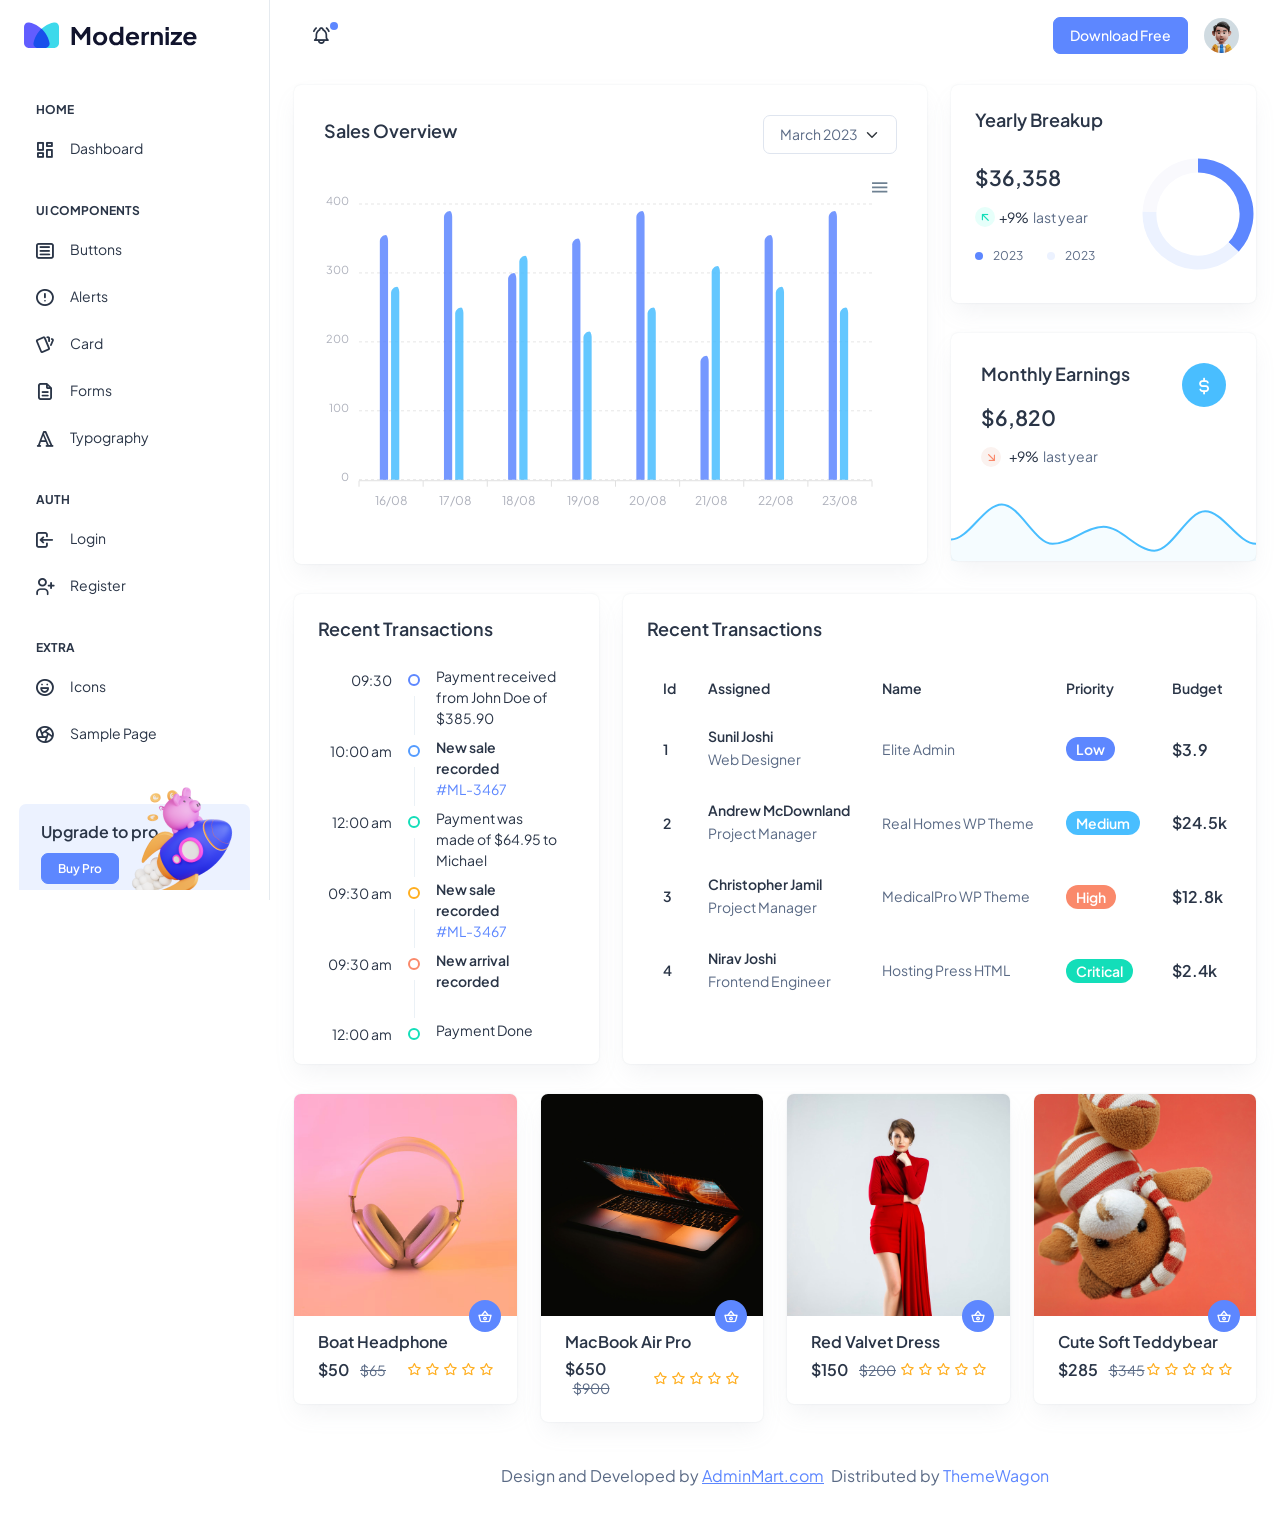
<file: html/index.html>
<!doctype html>
<html lang="en">

<head>
  <meta charset="utf-8">
  <meta name="viewport" content="width=device-width, initial-scale=1">
  <title>Modernize Free</title>
  <link rel="shortcut icon" type="image/png" href="../assets/images/logos/favicon_library.png" />
  <link rel="stylesheet" href="../assets/css/styles.min.css" />
</head>

<body>
  <!--  Body Wrapper -->
  <div class="page-wrapper" id="main-wrapper" data-layout="vertical" data-navbarbg="skin6" data-sidebartype="full"
    data-sidebar-position="fixed" data-header-position="fixed">
    <!-- Sidebar Start -->
    <aside class="left-sidebar">
      <!-- Sidebar scroll-->
      <div>
        <div class="brand-logo d-flex align-items-center justify-content-between">
          <a href="./index.php" class="text-nowrap logo-img">
            <img src="../assets/images/logos/dark-logo.svg" width="180" alt="" />
          </a>
          <div class="close-btn d-xl-none d-block sidebartoggler cursor-pointer" id="sidebarCollapse">
            <i class="ti ti-x fs-8"></i>
          </div>
        </div>
        <!-- Sidebar navigation-->
        <nav class="sidebar-nav scroll-sidebar" data-simplebar="">
          <ul id="sidebarnav">
            <li class="nav-small-cap">
              <i class="ti ti-dots nav-small-cap-icon fs-4"></i>
              <span class="hide-menu">Home</span>
            </li>
            <li class="sidebar-item">
              <a class="sidebar-link" href="./index.php" aria-expanded="false">
                <span>
                  <i class="ti ti-layout-dashboard"></i>
                </span>
                <span class="hide-menu">Dashboard</span>
              </a>
            </li>
            <li class="nav-small-cap">
              <i class="ti ti-dots nav-small-cap-icon fs-4"></i>
              <span class="hide-menu">UI COMPONENTS</span>
            </li>
            <li class="sidebar-item">
              <a class="sidebar-link" href="./ui-buttons.html" aria-expanded="false">
                <span>
                  <i class="ti ti-article"></i>
                </span>
                <span class="hide-menu">Buttons</span>
              </a>
            </li>
            <li class="sidebar-item">
              <a class="sidebar-link" href="./ui-alerts.html" aria-expanded="false">
                <span>
                  <i class="ti ti-alert-circle"></i>
                </span>
                <span class="hide-menu">Alerts</span>
              </a>
            </li>
            <li class="sidebar-item">
              <a class="sidebar-link" href="./ui-card.html" aria-expanded="false">
                <span>
                  <i class="ti ti-cards"></i>
                </span>
                <span class="hide-menu">Card</span>
              </a>
            </li>
            <li class="sidebar-item">
              <a class="sidebar-link" href="./ui-forms.html" aria-expanded="false">
                <span>
                  <i class="ti ti-file-description"></i>
                </span>
                <span class="hide-menu">Forms</span>
              </a>
            </li>
            <li class="sidebar-item">
              <a class="sidebar-link" href="./ui-typography.html" aria-expanded="false">
                <span>
                  <i class="ti ti-typography"></i>
                </span>
                <span class="hide-menu">Typography</span>
              </a>
            </li>
            <li class="nav-small-cap">
              <i class="ti ti-dots nav-small-cap-icon fs-4"></i>
              <span class="hide-menu">AUTH</span>
            </li>
            <li class="sidebar-item">
              <a class="sidebar-link" href="./authentication-login.html" aria-expanded="false">
                <span>
                  <i class="ti ti-login"></i>
                </span>
                <span class="hide-menu">Login</span>
              </a>
            </li>
            <li class="sidebar-item">
              <a class="sidebar-link" href="./authentication-register.html" aria-expanded="false">
                <span>
                  <i class="ti ti-user-plus"></i>
                </span>
                <span class="hide-menu">Register</span>
              </a>
            </li>
            <li class="nav-small-cap">
              <i class="ti ti-dots nav-small-cap-icon fs-4"></i>
              <span class="hide-menu">EXTRA</span>
            </li>
            <li class="sidebar-item">
              <a class="sidebar-link" href="./icon-tabler.html" aria-expanded="false">
                <span>
                  <i class="ti ti-mood-happy"></i>
                </span>
                <span class="hide-menu">Icons</span>
              </a>
            </li>
            <li class="sidebar-item">
              <a class="sidebar-link" href="./sample-page.html" aria-expanded="false">
                <span>
                  <i class="ti ti-aperture"></i>
                </span>
                <span class="hide-menu">Sample Page</span>
              </a>
            </li>
          </ul>
          <div class="unlimited-access hide-menu bg-light-primary position-relative mb-7 mt-5 rounded">
            <div class="d-flex">
              <div class="unlimited-access-title me-3">
                <h6 class="fw-semibold fs-4 mb-6 text-dark w-85">Upgrade to pro</h6>
                <a href="https://adminmart.com/product/modernize-bootstrap-5-admin-template/" target="_blank"
                  class="btn btn-primary fs-2 fw-semibold lh-sm">Buy Pro</a>
              </div>
              <div class="unlimited-access-img">
                <img src="../assets/images/backgrounds/rocket.png" alt="" class="img-fluid">
              </div>
            </div>
          </div>
        </nav>
        <!-- End Sidebar navigation -->
      </div>
      <!-- End Sidebar scroll-->
    </aside>
    <!--  Sidebar End -->
    <!--  Main wrapper -->
    <div class="body-wrapper">
      <!--  Header Start -->
      <header class="app-header">
        <nav class="navbar navbar-expand-lg navbar-light">
          <ul class="navbar-nav">
            <li class="nav-item d-block d-xl-none">
              <a class="nav-link sidebartoggler nav-icon-hover" id="headerCollapse" href="javascript:void(0)">
                <i class="ti ti-menu-2"></i>
              </a>
            </li>
            <li class="nav-item">
              <a class="nav-link nav-icon-hover" href="javascript:void(0)">
                <i class="ti ti-bell-ringing"></i>
                <div class="notification bg-primary rounded-circle"></div>
              </a>
            </li>
          </ul>
          <div class="navbar-collapse justify-content-end px-0" id="navbarNav">
            <ul class="navbar-nav flex-row ms-auto align-items-center justify-content-end">
              <a href="https://adminmart.com/product/modernize-free-bootstrap-admin-dashboard/" target="_blank"
                class="btn btn-primary">Download Free</a>
              <li class="nav-item dropdown">
                <a class="nav-link nav-icon-hover" href="javascript:void(0)" id="drop2" data-bs-toggle="dropdown"
                  aria-expanded="false">
                  <img src="../assets/images/profile/user-1.jpg" alt="" width="35" height="35" class="rounded-circle">
                </a>
                <div class="dropdown-menu dropdown-menu-end dropdown-menu-animate-up" aria-labelledby="drop2">
                  <div class="message-body">
                    <a href="javascript:void(0)" class="d-flex align-items-center gap-2 dropdown-item">
                      <i class="ti ti-user fs-6"></i>
                      <p class="mb-0 fs-3">My Profile</p>
                    </a>
                    <a href="javascript:void(0)" class="d-flex align-items-center gap-2 dropdown-item">
                      <i class="ti ti-mail fs-6"></i>
                      <p class="mb-0 fs-3">My Account</p>
                    </a>
                    <a href="javascript:void(0)" class="d-flex align-items-center gap-2 dropdown-item">
                      <i class="ti ti-list-check fs-6"></i>
                      <p class="mb-0 fs-3">My Task</p>
                    </a>
                    <a href="./authentication-login.html" class="btn btn-outline-primary mx-3 mt-2 d-block">Logout</a>
                  </div>
                </div>
              </li>
            </ul>
          </div>
        </nav>
      </header>
      <!--  Header End -->
      <div class="container-fluid">
        <!--  Row 1 -->
        <div class="row">
          <div class="col-lg-8 d-flex align-items-strech">
            <div class="card w-100">
              <div class="card-body">
                <div class="d-sm-flex d-block align-items-center justify-content-between mb-9">
                  <div class="mb-3 mb-sm-0">
                    <h5 class="card-title fw-semibold">Sales Overview</h5>
                  </div>
                  <div>
                    <select class="form-select">
                      <option value="1">March 2023</option>
                      <option value="2">April 2023</option>
                      <option value="3">May 2023</option>
                      <option value="4">June 2023</option>
                    </select>
                  </div>
                </div>
                <div id="chart"></div>
              </div>
            </div>
          </div>
          <div class="col-lg-4">
            <div class="row">
              <div class="col-lg-12">
                <!-- Yearly Breakup -->
                <div class="card overflow-hidden">
                  <div class="card-body p-4">
                    <h5 class="card-title mb-9 fw-semibold">Yearly Breakup</h5>
                    <div class="row align-items-center">
                      <div class="col-8">
                        <h4 class="fw-semibold mb-3">$36,358</h4>
                        <div class="d-flex align-items-center mb-3">
                          <span
                            class="me-1 rounded-circle bg-light-success round-20 d-flex align-items-center justify-content-center">
                            <i class="ti ti-arrow-up-left text-success"></i>
                          </span>
                          <p class="text-dark me-1 fs-3 mb-0">+9%</p>
                          <p class="fs-3 mb-0">last year</p>
                        </div>
                        <div class="d-flex align-items-center">
                          <div class="me-4">
                            <span class="round-8 bg-primary rounded-circle me-2 d-inline-block"></span>
                            <span class="fs-2">2023</span>
                          </div>
                          <div>
                            <span class="round-8 bg-light-primary rounded-circle me-2 d-inline-block"></span>
                            <span class="fs-2">2023</span>
                          </div>
                        </div>
                      </div>
                      <div class="col-4">
                        <div class="d-flex justify-content-center">
                          <div id="breakup"></div>
                        </div>
                      </div>
                    </div>
                  </div>
                </div>
              </div>
              <div class="col-lg-12">
                <!-- Monthly Earnings -->
                <div class="card">
                  <div class="card-body">
                    <div class="row alig n-items-start">
                      <div class="col-8">
                        <h5 class="card-title mb-9 fw-semibold"> Monthly Earnings </h5>
                        <h4 class="fw-semibold mb-3">$6,820</h4>
                        <div class="d-flex align-items-center pb-1">
                          <span
                            class="me-2 rounded-circle bg-light-danger round-20 d-flex align-items-center justify-content-center">
                            <i class="ti ti-arrow-down-right text-danger"></i>
                          </span>
                          <p class="text-dark me-1 fs-3 mb-0">+9%</p>
                          <p class="fs-3 mb-0">last year</p>
                        </div>
                      </div>
                      <div class="col-4">
                        <div class="d-flex justify-content-end">
                          <div
                            class="text-white bg-secondary rounded-circle p-6 d-flex align-items-center justify-content-center">
                            <i class="ti ti-currency-dollar fs-6"></i>
                          </div>
                        </div>
                      </div>
                    </div>
                  </div>
                  <div id="earning"></div>
                </div>
              </div>
            </div>
          </div>
        </div>
        <div class="row">
          <div class="col-lg-4 d-flex align-items-stretch">
            <div class="card w-100">
              <div class="card-body p-4">
                <div class="mb-4">
                  <h5 class="card-title fw-semibold">Recent Transactions</h5>
                </div>
                <ul class="timeline-widget mb-0 position-relative mb-n5">
                  <li class="timeline-item d-flex position-relative overflow-hidden">
                    <div class="timeline-time text-dark flex-shrink-0 text-end">09:30</div>
                    <div class="timeline-badge-wrap d-flex flex-column align-items-center">
                      <span class="timeline-badge border-2 border border-primary flex-shrink-0 my-8"></span>
                      <span class="timeline-badge-border d-block flex-shrink-0"></span>
                    </div>
                    <div class="timeline-desc fs-3 text-dark mt-n1">Payment received from John Doe of $385.90</div>
                  </li>
                  <li class="timeline-item d-flex position-relative overflow-hidden">
                    <div class="timeline-time text-dark flex-shrink-0 text-end">10:00 am</div>
                    <div class="timeline-badge-wrap d-flex flex-column align-items-center">
                      <span class="timeline-badge border-2 border border-info flex-shrink-0 my-8"></span>
                      <span class="timeline-badge-border d-block flex-shrink-0"></span>
                    </div>
                    <div class="timeline-desc fs-3 text-dark mt-n1 fw-semibold">New sale recorded <a
                        href="javascript:void(0)" class="text-primary d-block fw-normal">#ML-3467</a>
                    </div>
                  </li>
                  <li class="timeline-item d-flex position-relative overflow-hidden">
                    <div class="timeline-time text-dark flex-shrink-0 text-end">12:00 am</div>
                    <div class="timeline-badge-wrap d-flex flex-column align-items-center">
                      <span class="timeline-badge border-2 border border-success flex-shrink-0 my-8"></span>
                      <span class="timeline-badge-border d-block flex-shrink-0"></span>
                    </div>
                    <div class="timeline-desc fs-3 text-dark mt-n1">Payment was made of $64.95 to Michael</div>
                  </li>
                  <li class="timeline-item d-flex position-relative overflow-hidden">
                    <div class="timeline-time text-dark flex-shrink-0 text-end">09:30 am</div>
                    <div class="timeline-badge-wrap d-flex flex-column align-items-center">
                      <span class="timeline-badge border-2 border border-warning flex-shrink-0 my-8"></span>
                      <span class="timeline-badge-border d-block flex-shrink-0"></span>
                    </div>
                    <div class="timeline-desc fs-3 text-dark mt-n1 fw-semibold">New sale recorded <a
                        href="javascript:void(0)" class="text-primary d-block fw-normal">#ML-3467</a>
                    </div>
                  </li>
                  <li class="timeline-item d-flex position-relative overflow-hidden">
                    <div class="timeline-time text-dark flex-shrink-0 text-end">09:30 am</div>
                    <div class="timeline-badge-wrap d-flex flex-column align-items-center">
                      <span class="timeline-badge border-2 border border-danger flex-shrink-0 my-8"></span>
                      <span class="timeline-badge-border d-block flex-shrink-0"></span>
                    </div>
                    <div class="timeline-desc fs-3 text-dark mt-n1 fw-semibold">New arrival recorded
                    </div>
                  </li>
                  <li class="timeline-item d-flex position-relative overflow-hidden">
                    <div class="timeline-time text-dark flex-shrink-0 text-end">12:00 am</div>
                    <div class="timeline-badge-wrap d-flex flex-column align-items-center">
                      <span class="timeline-badge border-2 border border-success flex-shrink-0 my-8"></span>
                    </div>
                    <div class="timeline-desc fs-3 text-dark mt-n1">Payment Done</div>
                  </li>
                </ul>
              </div>
            </div>
          </div>
          <div class="col-lg-8 d-flex align-items-stretch">
            <div class="card w-100">
              <div class="card-body p-4">
                <h5 class="card-title fw-semibold mb-4">Recent Transactions</h5>
                <div class="table-responsive">
                  <table class="table text-nowrap mb-0 align-middle">
                    <thead class="text-dark fs-4">
                      <tr>
                        <th class="border-bottom-0">
                          <h6 class="fw-semibold mb-0">Id</h6>
                        </th>
                        <th class="border-bottom-0">
                          <h6 class="fw-semibold mb-0">Assigned</h6>
                        </th>
                        <th class="border-bottom-0">
                          <h6 class="fw-semibold mb-0">Name</h6>
                        </th>
                        <th class="border-bottom-0">
                          <h6 class="fw-semibold mb-0">Priority</h6>
                        </th>
                        <th class="border-bottom-0">
                          <h6 class="fw-semibold mb-0">Budget</h6>
                        </th>
                      </tr>
                    </thead>
                    <tbody>
                      <tr>
                        <td class="border-bottom-0">
                          <h6 class="fw-semibold mb-0">1</h6>
                        </td>
                        <td class="border-bottom-0">
                          <h6 class="fw-semibold mb-1">Sunil Joshi</h6>
                          <span class="fw-normal">Web Designer</span>
                        </td>
                        <td class="border-bottom-0">
                          <p class="mb-0 fw-normal">Elite Admin</p>
                        </td>
                        <td class="border-bottom-0">
                          <div class="d-flex align-items-center gap-2">
                            <span class="badge bg-primary rounded-3 fw-semibold">Low</span>
                          </div>
                        </td>
                        <td class="border-bottom-0">
                          <h6 class="fw-semibold mb-0 fs-4">$3.9</h6>
                        </td>
                      </tr>
                      <tr>
                        <td class="border-bottom-0">
                          <h6 class="fw-semibold mb-0">2</h6>
                        </td>
                        <td class="border-bottom-0">
                          <h6 class="fw-semibold mb-1">Andrew McDownland</h6>
                          <span class="fw-normal">Project Manager</span>
                        </td>
                        <td class="border-bottom-0">
                          <p class="mb-0 fw-normal">Real Homes WP Theme</p>
                        </td>
                        <td class="border-bottom-0">
                          <div class="d-flex align-items-center gap-2">
                            <span class="badge bg-secondary rounded-3 fw-semibold">Medium</span>
                          </div>
                        </td>
                        <td class="border-bottom-0">
                          <h6 class="fw-semibold mb-0 fs-4">$24.5k</h6>
                        </td>
                      </tr>
                      <tr>
                        <td class="border-bottom-0">
                          <h6 class="fw-semibold mb-0">3</h6>
                        </td>
                        <td class="border-bottom-0">
                          <h6 class="fw-semibold mb-1">Christopher Jamil</h6>
                          <span class="fw-normal">Project Manager</span>
                        </td>
                        <td class="border-bottom-0">
                          <p class="mb-0 fw-normal">MedicalPro WP Theme</p>
                        </td>
                        <td class="border-bottom-0">
                          <div class="d-flex align-items-center gap-2">
                            <span class="badge bg-danger rounded-3 fw-semibold">High</span>
                          </div>
                        </td>
                        <td class="border-bottom-0">
                          <h6 class="fw-semibold mb-0 fs-4">$12.8k</h6>
                        </td>
                      </tr>
                      <tr>
                        <td class="border-bottom-0">
                          <h6 class="fw-semibold mb-0">4</h6>
                        </td>
                        <td class="border-bottom-0">
                          <h6 class="fw-semibold mb-1">Nirav Joshi</h6>
                          <span class="fw-normal">Frontend Engineer</span>
                        </td>
                        <td class="border-bottom-0">
                          <p class="mb-0 fw-normal">Hosting Press HTML</p>
                        </td>
                        <td class="border-bottom-0">
                          <div class="d-flex align-items-center gap-2">
                            <span class="badge bg-success rounded-3 fw-semibold">Critical</span>
                          </div>
                        </td>
                        <td class="border-bottom-0">
                          <h6 class="fw-semibold mb-0 fs-4">$2.4k</h6>
                        </td>
                      </tr>
                    </tbody>
                  </table>
                </div>
              </div>
            </div>
          </div>
        </div>
        <div class="row">
          <div class="col-sm-6 col-xl-3">
            <div class="card overflow-hidden rounded-2">
              <div class="position-relative">
                <a href="javascript:void(0)"><img src="../assets/images/products/s4.jpg" class="card-img-top rounded-0"
                    alt="..."></a>
                <a href="javascript:void(0)"
                  class="bg-primary rounded-circle p-2 text-white d-inline-flex position-absolute bottom-0 end-0 mb-n3 me-3"
                  data-bs-toggle="tooltip" data-bs-placement="top" data-bs-title="Add To Cart"><i
                    class="ti ti-basket fs-4"></i></a>
              </div>
              <div class="card-body pt-3 p-4">
                <h6 class="fw-semibold fs-4">Boat Headphone</h6>
                <div class="d-flex align-items-center justify-content-between">
                  <h6 class="fw-semibold fs-4 mb-0">$50 <span
                      class="ms-2 fw-normal text-muted fs-3"><del>$65</del></span></h6>
                  <ul class="list-unstyled d-flex align-items-center mb-0">
                    <li><a class="me-1" href="javascript:void(0)"><i class="ti ti-star text-warning"></i></a></li>
                    <li><a class="me-1" href="javascript:void(0)"><i class="ti ti-star text-warning"></i></a></li>
                    <li><a class="me-1" href="javascript:void(0)"><i class="ti ti-star text-warning"></i></a></li>
                    <li><a class="me-1" href="javascript:void(0)"><i class="ti ti-star text-warning"></i></a></li>
                    <li><a class="" href="javascript:void(0)"><i class="ti ti-star text-warning"></i></a></li>
                  </ul>
                </div>
              </div>
            </div>
          </div>
          <div class="col-sm-6 col-xl-3">
            <div class="card overflow-hidden rounded-2">
              <div class="position-relative">
                <a href="javascript:void(0)"><img src="../assets/images/products/s5.jpg" class="card-img-top rounded-0"
                    alt="..."></a>
                <a href="javascript:void(0)"
                  class="bg-primary rounded-circle p-2 text-white d-inline-flex position-absolute bottom-0 end-0 mb-n3 me-3"
                  data-bs-toggle="tooltip" data-bs-placement="top" data-bs-title="Add To Cart"><i
                    class="ti ti-basket fs-4"></i></a>
              </div>
              <div class="card-body pt-3 p-4">
                <h6 class="fw-semibold fs-4">MacBook Air Pro</h6>
                <div class="d-flex align-items-center justify-content-between">
                  <h6 class="fw-semibold fs-4 mb-0">$650 <span
                      class="ms-2 fw-normal text-muted fs-3"><del>$900</del></span></h6>
                  <ul class="list-unstyled d-flex align-items-center mb-0">
                    <li><a class="me-1" href="javascript:void(0)"><i class="ti ti-star text-warning"></i></a></li>
                    <li><a class="me-1" href="javascript:void(0)"><i class="ti ti-star text-warning"></i></a></li>
                    <li><a class="me-1" href="javascript:void(0)"><i class="ti ti-star text-warning"></i></a></li>
                    <li><a class="me-1" href="javascript:void(0)"><i class="ti ti-star text-warning"></i></a></li>
                    <li><a class="" href="javascript:void(0)"><i class="ti ti-star text-warning"></i></a></li>
                  </ul>
                </div>
              </div>
            </div>
          </div>
          <div class="col-sm-6 col-xl-3">
            <div class="card overflow-hidden rounded-2">
              <div class="position-relative">
                <a href="javascript:void(0)"><img src="../assets/images/products/s7.jpg" class="card-img-top rounded-0"
                    alt="..."></a>
                <a href="javascript:void(0)"
                  class="bg-primary rounded-circle p-2 text-white d-inline-flex position-absolute bottom-0 end-0 mb-n3 me-3"
                  data-bs-toggle="tooltip" data-bs-placement="top" data-bs-title="Add To Cart"><i
                    class="ti ti-basket fs-4"></i></a>
              </div>
              <div class="card-body pt-3 p-4">
                <h6 class="fw-semibold fs-4">Red Valvet Dress</h6>
                <div class="d-flex align-items-center justify-content-between">
                  <h6 class="fw-semibold fs-4 mb-0">$150 <span
                      class="ms-2 fw-normal text-muted fs-3"><del>$200</del></span></h6>
                  <ul class="list-unstyled d-flex align-items-center mb-0">
                    <li><a class="me-1" href="javascript:void(0)"><i class="ti ti-star text-warning"></i></a></li>
                    <li><a class="me-1" href="javascript:void(0)"><i class="ti ti-star text-warning"></i></a></li>
                    <li><a class="me-1" href="javascript:void(0)"><i class="ti ti-star text-warning"></i></a></li>
                    <li><a class="me-1" href="javascript:void(0)"><i class="ti ti-star text-warning"></i></a></li>
                    <li><a class="" href="javascript:void(0)"><i class="ti ti-star text-warning"></i></a></li>
                  </ul>
                </div>
              </div>
            </div>
          </div>
          <div class="col-sm-6 col-xl-3">
            <div class="card overflow-hidden rounded-2">
              <div class="position-relative">
                <a href="javascript:void(0)"><img src="../assets/images/products/s11.jpg" class="card-img-top rounded-0"
                    alt="..."></a>
                <a href="javascript:void(0)"
                  class="bg-primary rounded-circle p-2 text-white d-inline-flex position-absolute bottom-0 end-0 mb-n3 me-3"
                  data-bs-toggle="tooltip" data-bs-placement="top" data-bs-title="Add To Cart"><i
                    class="ti ti-basket fs-4"></i></a>
              </div>
              <div class="card-body pt-3 p-4">
                <h6 class="fw-semibold fs-4">Cute Soft Teddybear</h6>
                <div class="d-flex align-items-center justify-content-between">
                  <h6 class="fw-semibold fs-4 mb-0">$285 <span
                      class="ms-2 fw-normal text-muted fs-3"><del>$345</del></span></h6>
                  <ul class="list-unstyled d-flex align-items-center mb-0">
                    <li><a class="me-1" href="javascript:void(0)"><i class="ti ti-star text-warning"></i></a></li>
                    <li><a class="me-1" href="javascript:void(0)"><i class="ti ti-star text-warning"></i></a></li>
                    <li><a class="me-1" href="javascript:void(0)"><i class="ti ti-star text-warning"></i></a></li>
                    <li><a class="me-1" href="javascript:void(0)"><i class="ti ti-star text-warning"></i></a></li>
                    <li><a class="" href="javascript:void(0)"><i class="ti ti-star text-warning"></i></a></li>
                  </ul>
                </div>
              </div>
            </div>
          </div>
        </div>
        <div class="py-6 px-6 text-center">
          <p class="mb-0 fs-4">Design and Developed by <a href="https://adminmart.com/" target="_blank"
              class="pe-1 text-primary text-decoration-underline">AdminMart.com</a> Distributed by <a
              href="https://themewagon.com">ThemeWagon</a></p>
        </div>
      </div>
    </div>
  </div>
  <script src="../assets/libs/jquery/dist/jquery.min.js"></script>
  <script src="../assets/libs/bootstrap/dist/js/bootstrap.bundle.min.js"></script>
  <script src="../assets/js/sidebarmenu.js"></script>
  <script src="../assets/js/app.min.js"></script>
  <script src="../assets/libs/apexcharts/dist/apexcharts.min.js"></script>
  <script src="../assets/libs/simplebar/dist/simplebar.js"></script>
  <script src="../assets/js/dashboard.js"></script>
</body>

</html>
</file>
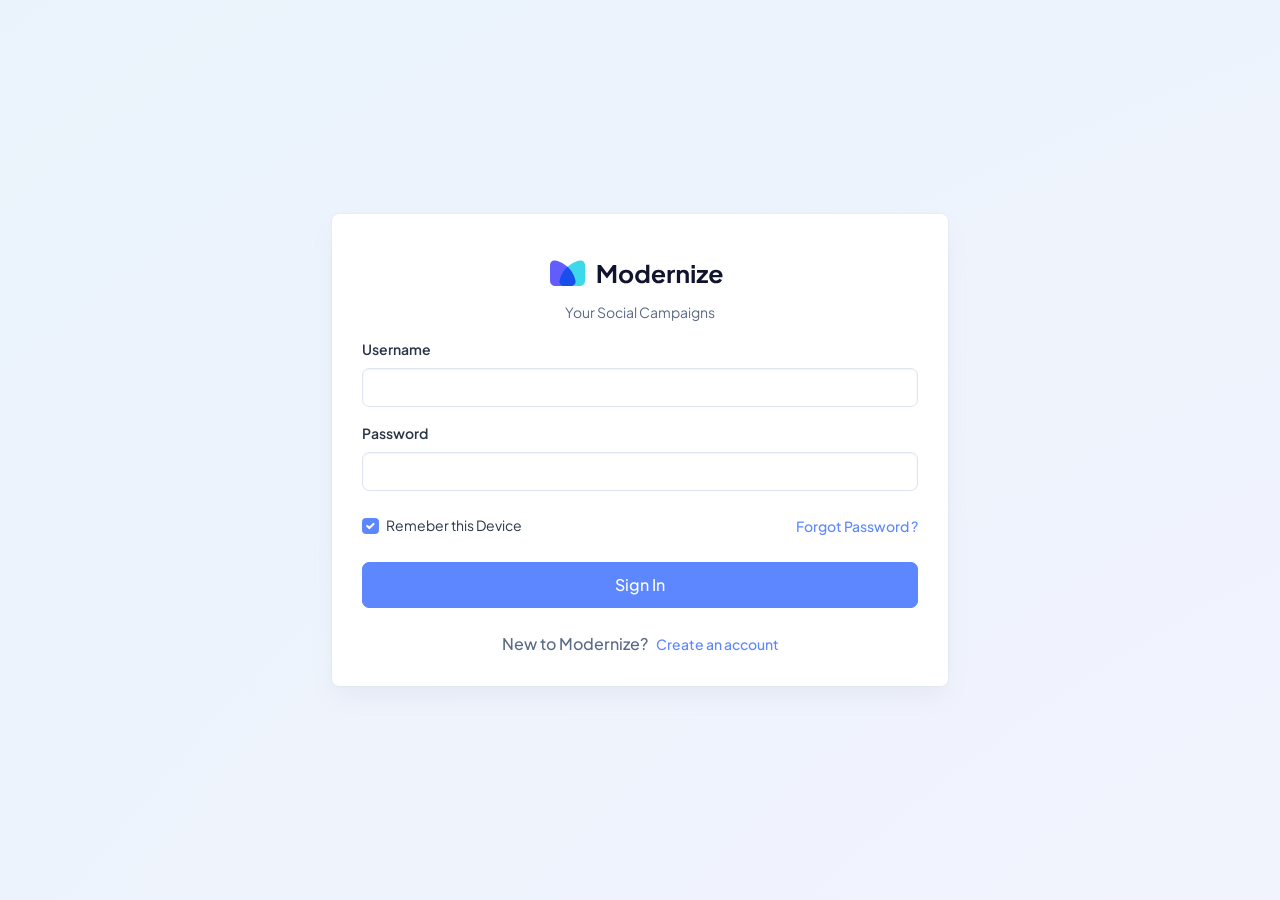
<file: html/authentication-login.html>
<!doctype html>
<html lang="en">

<head>
  <meta charset="utf-8">
  <meta name="viewport" content="width=device-width, initial-scale=1">
  <title>Modernize Free</title>
  <link rel="shortcut icon" type="image/png" href="../assets/images/logos/favicon_library.png" />
  <link rel="stylesheet" href="../assets/css/styles.min.css" />
</head>

<body>
  <!--  Body Wrapper -->
  <div class="page-wrapper" id="main-wrapper" data-layout="vertical" data-navbarbg="skin6" data-sidebartype="full"
    data-sidebar-position="fixed" data-header-position="fixed">
    <div
      class="position-relative overflow-hidden radial-gradient min-vh-100 d-flex align-items-center justify-content-center">
      <div class="d-flex align-items-center justify-content-center w-100">
        <div class="row justify-content-center w-100">
          <div class="col-md-8 col-lg-6 col-xxl-3">
            <div class="card mb-0">
              <div class="card-body">
                <a href="./index.php" class="text-nowrap logo-img text-center d-block py-3 w-100">
                  <img src="../assets/images/logos/dark-logo.svg" width="180" alt="">
                </a>
                <p class="text-center">Your Social Campaigns</p>
                <form>
                  <div class="mb-3">
                    <label for="exampleInputEmail1" class="form-label">Username</label>
                    <input type="email" class="form-control" id="exampleInputEmail1" aria-describedby="emailHelp">
                  </div>
                  <div class="mb-4">
                    <label for="exampleInputPassword1" class="form-label">Password</label>
                    <input type="password" class="form-control" id="exampleInputPassword1">
                  </div>
                  <div class="d-flex align-items-center justify-content-between mb-4">
                    <div class="form-check">
                      <input class="form-check-input primary" type="checkbox" value="" id="flexCheckChecked" checked>
                      <label class="form-check-label text-dark" for="flexCheckChecked">
                        Remeber this Device
                      </label>
                    </div>
                    <a class="text-primary fw-bold" href="./index.php">Forgot Password ?</a>
                  </div>
                  <a href="./index.php" class="btn btn-primary w-100 py-8 fs-4 mb-4 rounded-2">Sign In</a>
                  <div class="d-flex align-items-center justify-content-center">
                    <p class="fs-4 mb-0 fw-bold">New to Modernize?</p>
                    <a class="text-primary fw-bold ms-2" href="./authentication-register.html">Create an account</a>
                  </div>
                </form>
              </div>
            </div>
          </div>
        </div>
      </div>
    </div>
  </div>
  <script src="../assets/libs/jquery/dist/jquery.min.js"></script>
  <script src="../assets/libs/bootstrap/dist/js/bootstrap.bundle.min.js"></script>
</body>

</html>
</file>
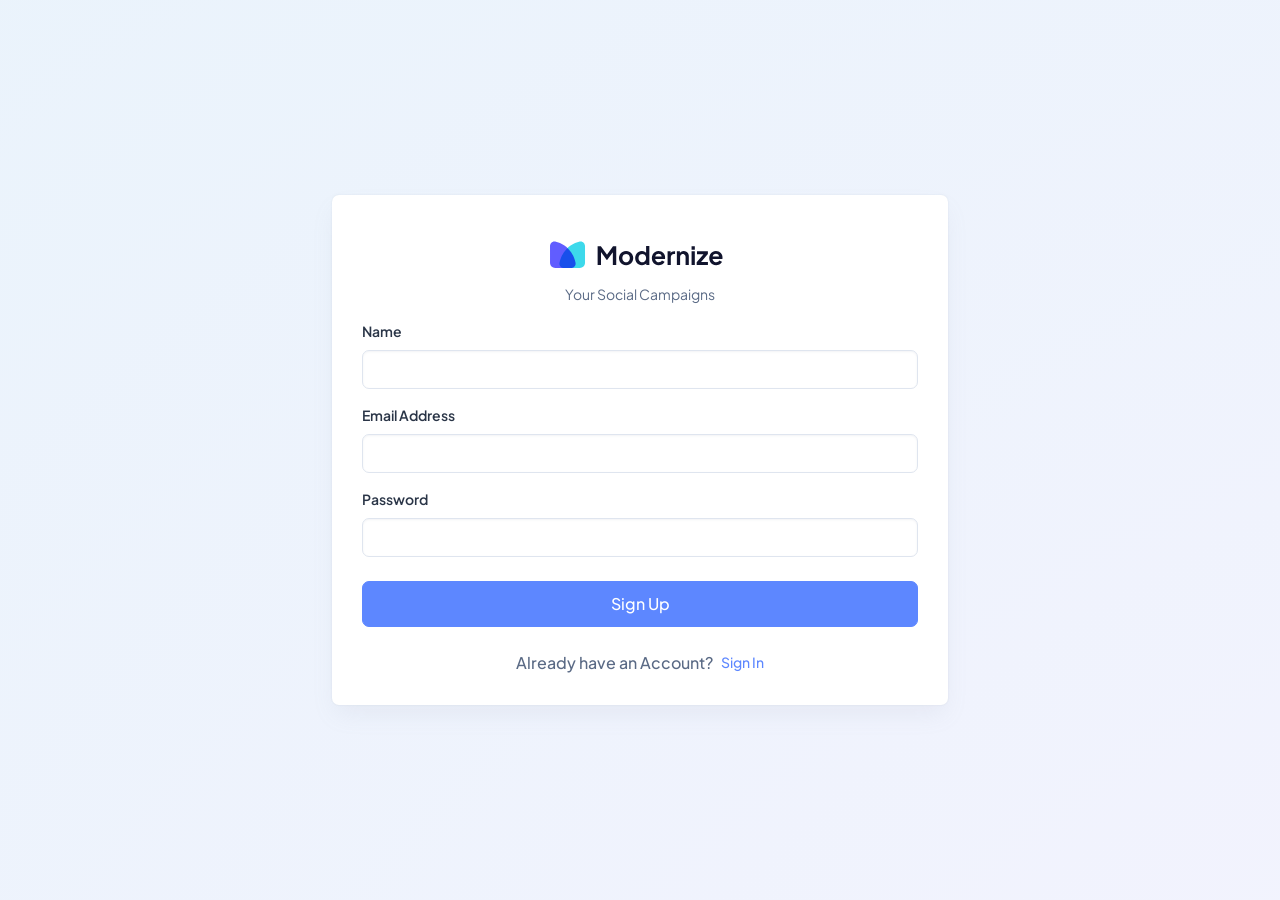
<file: html/authentication-register.html>
<!doctype html>
<html lang="en">

<head>
  <meta charset="utf-8">
  <meta name="viewport" content="width=device-width, initial-scale=1">
  <title>Modernize Free</title>
  <link rel="shortcut icon" type="image/png" href="../assets/images/logos/favicon_library.png" />
  <link rel="stylesheet" href="../assets/css/styles.min.css" />
</head>

<body>
  <!--  Body Wrapper -->
  <div class="page-wrapper" id="main-wrapper" data-layout="vertical" data-navbarbg="skin6" data-sidebartype="full"
    data-sidebar-position="fixed" data-header-position="fixed">
    <div
      class="position-relative overflow-hidden radial-gradient min-vh-100 d-flex align-items-center justify-content-center">
      <div class="d-flex align-items-center justify-content-center w-100">
        <div class="row justify-content-center w-100">
          <div class="col-md-8 col-lg-6 col-xxl-3">
            <div class="card mb-0">
              <div class="card-body">
                <a href="./index.php" class="text-nowrap logo-img text-center d-block py-3 w-100">
                  <img src="../assets/images/logos/dark-logo.svg" width="180" alt="">
                </a>
                <p class="text-center">Your Social Campaigns</p>
                <form>
                  <div class="mb-3">
                    <label for="exampleInputtext1" class="form-label">Name</label>
                    <input type="text" class="form-control" id="exampleInputtext1" aria-describedby="textHelp">
                  </div>
                  <div class="mb-3">
                    <label for="exampleInputEmail1" class="form-label">Email Address</label>
                    <input type="email" class="form-control" id="exampleInputEmail1" aria-describedby="emailHelp">
                  </div>
                  <div class="mb-4">
                    <label for="exampleInputPassword1" class="form-label">Password</label>
                    <input type="password" class="form-control" id="exampleInputPassword1">
                  </div>
                  <a href="./index.php" class="btn btn-primary w-100 py-8 fs-4 mb-4 rounded-2">Sign Up</a>
                  <div class="d-flex align-items-center justify-content-center">
                    <p class="fs-4 mb-0 fw-bold">Already have an Account?</p>
                    <a class="text-primary fw-bold ms-2" href="./authentication-login.html">Sign In</a>
                  </div>
                </form>
              </div>
            </div>
          </div>
        </div>
      </div>
    </div>
  </div>
  <script src="../assets/libs/jquery/dist/jquery.min.js"></script>
  <script src="../assets/libs/bootstrap/dist/js/bootstrap.bundle.min.js"></script>
</body>

</html>
</file>
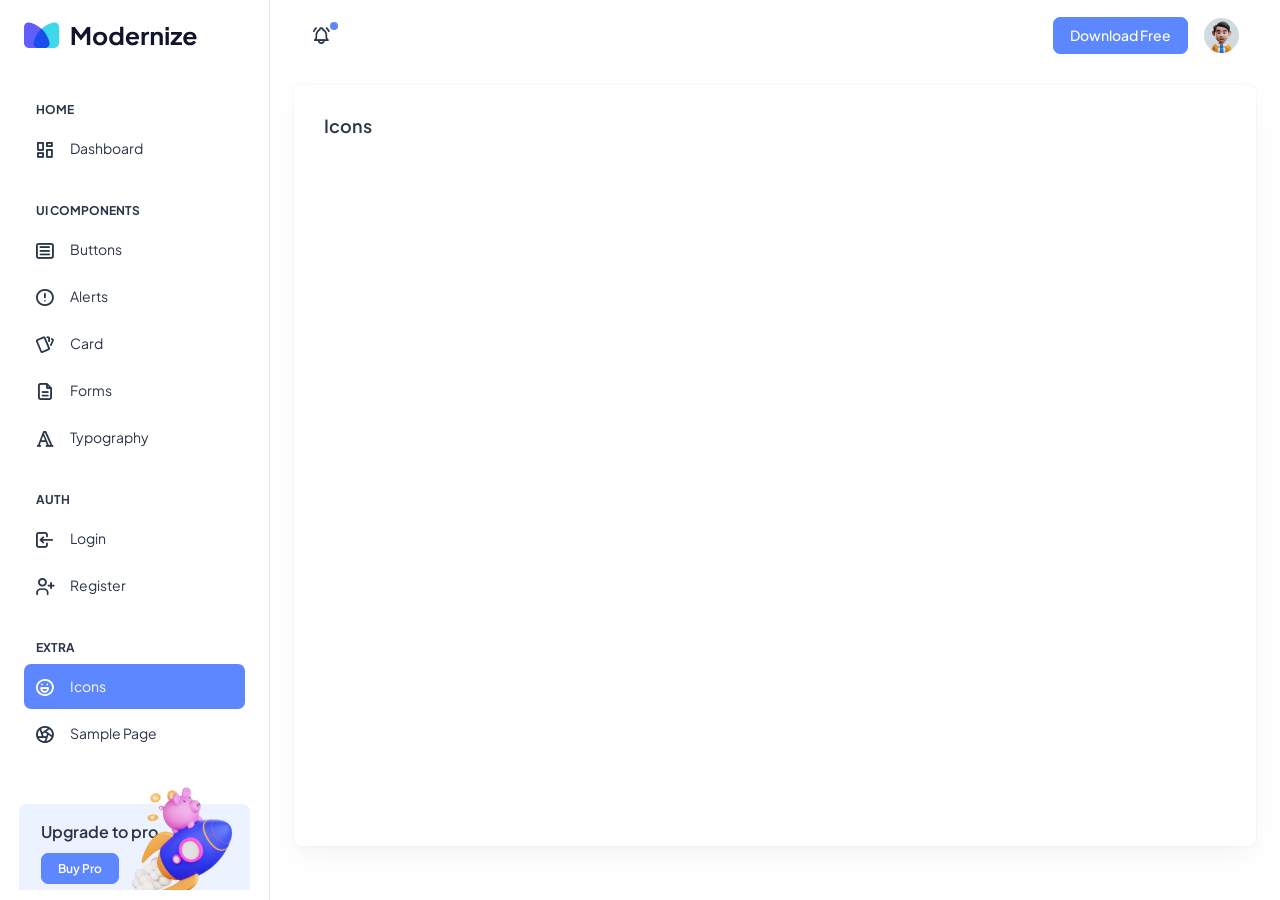
<file: html/icon-tabler.html>
<!doctype html>
<html lang="en">

<head>
  <meta charset="utf-8">
  <meta name="viewport" content="width=device-width, initial-scale=1">
  <title>Modernize Free</title>
  <link rel="shortcut icon" type="image/png" href="../assets/images/logos/favicon_library.png" />
  <link rel="stylesheet" href="../assets/css/styles.min.css" />
</head>

<body>
  <!--  Body Wrapper -->
  <div class="page-wrapper" id="main-wrapper" data-layout="vertical" data-navbarbg="skin6" data-sidebartype="full"
    data-sidebar-position="fixed" data-header-position="fixed">
    <!-- Sidebar Start -->
    <aside class="left-sidebar">
      <!-- Sidebar scroll-->
      <div>
        <div class="brand-logo d-flex align-items-center justify-content-between">
          <a href="./index.php" class="text-nowrap logo-img">
            <img src="../assets/images/logos/dark-logo.svg" width="180" alt="" />
          </a>
          <div class="close-btn d-xl-none d-block sidebartoggler cursor-pointer" id="sidebarCollapse">
            <i class="ti ti-x fs-8"></i>
          </div>
        </div>
        <!-- Sidebar navigation-->
        <nav class="sidebar-nav scroll-sidebar" data-simplebar="">
          <ul id="sidebarnav">
            <li class="nav-small-cap">
              <i class="ti ti-dots nav-small-cap-icon fs-4"></i>
              <span class="hide-menu">Home</span>
            </li>
            <li class="sidebar-item">
              <a class="sidebar-link" href="./index.php" aria-expanded="false">
                <span>
                  <i class="ti ti-layout-dashboard"></i>
                </span>
                <span class="hide-menu">Dashboard</span>
              </a>
            </li>
            <li class="nav-small-cap">
              <i class="ti ti-dots nav-small-cap-icon fs-4"></i>
              <span class="hide-menu">UI COMPONENTS</span>
            </li>
            <li class="sidebar-item">
              <a class="sidebar-link" href="./ui-buttons.html" aria-expanded="false">
                <span>
                  <i class="ti ti-article"></i>
                </span>
                <span class="hide-menu">Buttons</span>
              </a>
            </li>
            <li class="sidebar-item">
              <a class="sidebar-link" href="./ui-alerts.html" aria-expanded="false">
                <span>
                  <i class="ti ti-alert-circle"></i>
                </span>
                <span class="hide-menu">Alerts</span>
              </a>
            </li>
            <li class="sidebar-item">
              <a class="sidebar-link" href="./ui-card.html" aria-expanded="false">
                <span>
                  <i class="ti ti-cards"></i>
                </span>
                <span class="hide-menu">Card</span>
              </a>
            </li>
            <li class="sidebar-item">
              <a class="sidebar-link" href="./ui-forms.html" aria-expanded="false">
                <span>
                  <i class="ti ti-file-description"></i>
                </span>
                <span class="hide-menu">Forms</span>
              </a>
            </li>
            <li class="sidebar-item">
              <a class="sidebar-link" href="./ui-typography.html" aria-expanded="false">
                <span>
                  <i class="ti ti-typography"></i>
                </span>
                <span class="hide-menu">Typography</span>
              </a>
            </li>
            <li class="nav-small-cap">
              <i class="ti ti-dots nav-small-cap-icon fs-4"></i>
              <span class="hide-menu">AUTH</span>
            </li>
            <li class="sidebar-item">
              <a class="sidebar-link" href="./authentication-login.html" aria-expanded="false">
                <span>
                  <i class="ti ti-login"></i>
                </span>
                <span class="hide-menu">Login</span>
              </a>
            </li>
            <li class="sidebar-item">
              <a class="sidebar-link" href="./authentication-register.html" aria-expanded="false">
                <span>
                  <i class="ti ti-user-plus"></i>
                </span>
                <span class="hide-menu">Register</span>
              </a>
            </li>
            <li class="nav-small-cap">
              <i class="ti ti-dots nav-small-cap-icon fs-4"></i>
              <span class="hide-menu">EXTRA</span>
            </li>
            <li class="sidebar-item">
              <a class="sidebar-link" href="./icon-tabler.html" aria-expanded="false">
                <span>
                  <i class="ti ti-mood-happy"></i>
                </span>
                <span class="hide-menu">Icons</span>
              </a>
            </li>
            <li class="sidebar-item">
              <a class="sidebar-link" href="./sample-page.html" aria-expanded="false">
                <span>
                  <i class="ti ti-aperture"></i>
                </span>
                <span class="hide-menu">Sample Page</span>
              </a>
            </li>
          </ul>
          <div class="unlimited-access hide-menu bg-light-primary position-relative mb-7 mt-5 rounded">
            <div class="d-flex">
              <div class="unlimited-access-title me-3">
                <h6 class="fw-semibold fs-4 mb-6 text-dark w-85">Upgrade to pro</h6>
                <a href="https://adminmart.com/product/modernize-bootstrap-5-admin-template/" target="_blank"
                  class="btn btn-primary fs-2 fw-semibold lh-sm">Buy Pro</a>
              </div>
              <div class="unlimited-access-img">
                <img src="../assets/images/backgrounds/rocket.png" alt="" class="img-fluid">
              </div>
            </div>
          </div>
        </nav>
        <!-- End Sidebar navigation -->
      </div>
      <!-- End Sidebar scroll-->
    </aside>
    <!--  Sidebar End -->
    <!--  Main wrapper -->
    <div class="body-wrapper">
      <!--  Header Start -->
      <header class="app-header">
        <nav class="navbar navbar-expand-lg navbar-light">
          <ul class="navbar-nav">
            <li class="nav-item d-block d-xl-none">
              <a class="nav-link sidebartoggler nav-icon-hover" id="headerCollapse" href="javascript:void(0)">
                <i class="ti ti-menu-2"></i>
              </a>
            </li>
            <li class="nav-item">
              <a class="nav-link nav-icon-hover" href="javascript:void(0)">
                <i class="ti ti-bell-ringing"></i>
                <div class="notification bg-primary rounded-circle"></div>
              </a>
            </li>
          </ul>
          <div class="navbar-collapse justify-content-end px-0" id="navbarNav">
            <ul class="navbar-nav flex-row ms-auto align-items-center justify-content-end">
              <a href="https://adminmart.com/product/modernize-free-bootstrap-admin-dashboard/" target="_blank"
                class="btn btn-primary">Download Free</a>
              <li class="nav-item dropdown">
                <a class="nav-link nav-icon-hover" href="javascript:void(0)" id="drop2" data-bs-toggle="dropdown"
                  aria-expanded="false">
                  <img src="../assets/images/profile/user-1.jpg" alt="" width="35" height="35" class="rounded-circle">
                </a>
                <div class="dropdown-menu dropdown-menu-end dropdown-menu-animate-up" aria-labelledby="drop2">
                  <div class="message-body">
                    <a href="javascript:void(0)" class="d-flex align-items-center gap-2 dropdown-item">
                      <i class="ti ti-user fs-6"></i>
                      <p class="mb-0 fs-3">My Profile</p>
                    </a>
                    <a href="javascript:void(0)" class="d-flex align-items-center gap-2 dropdown-item">
                      <i class="ti ti-mail fs-6"></i>
                      <p class="mb-0 fs-3">My Account</p>
                    </a>
                    <a href="javascript:void(0)" class="d-flex align-items-center gap-2 dropdown-item">
                      <i class="ti ti-list-check fs-6"></i>
                      <p class="mb-0 fs-3">My Task</p>
                    </a>
                    <a href="./authentication-login.html" class="btn btn-outline-primary mx-3 mt-2 d-block">Logout</a>
                  </div>
                </div>
              </li>
            </ul>
          </div>
        </nav>
      </header>
      <!--  Header End -->
      <div class="container-fluid">
        <div class="card w-100 h-100 position-relative overflow-hidden">
          <div class="card-body">
            <h5 class="card-title fw-semibold mb-4">Icons</h5>
            <iframe src="https://tabler-icons.io/" frameborder="0" style="height: calc(100vh - 250px); width: 100%;"
              data-simplebar=""></iframe>
          </div>
        </div>
      </div>
    </div>
  </div>
  <script src="../assets/libs/jquery/dist/jquery.min.js"></script>
  <script src="../assets/libs/bootstrap/dist/js/bootstrap.bundle.min.js"></script>
  <script src="../assets/js/sidebarmenu.js"></script>
  <script src="../assets/js/app.min.js"></script>
  <script src="../assets/libs/simplebar/dist/simplebar.js"></script>
</body>

</html>
</file>
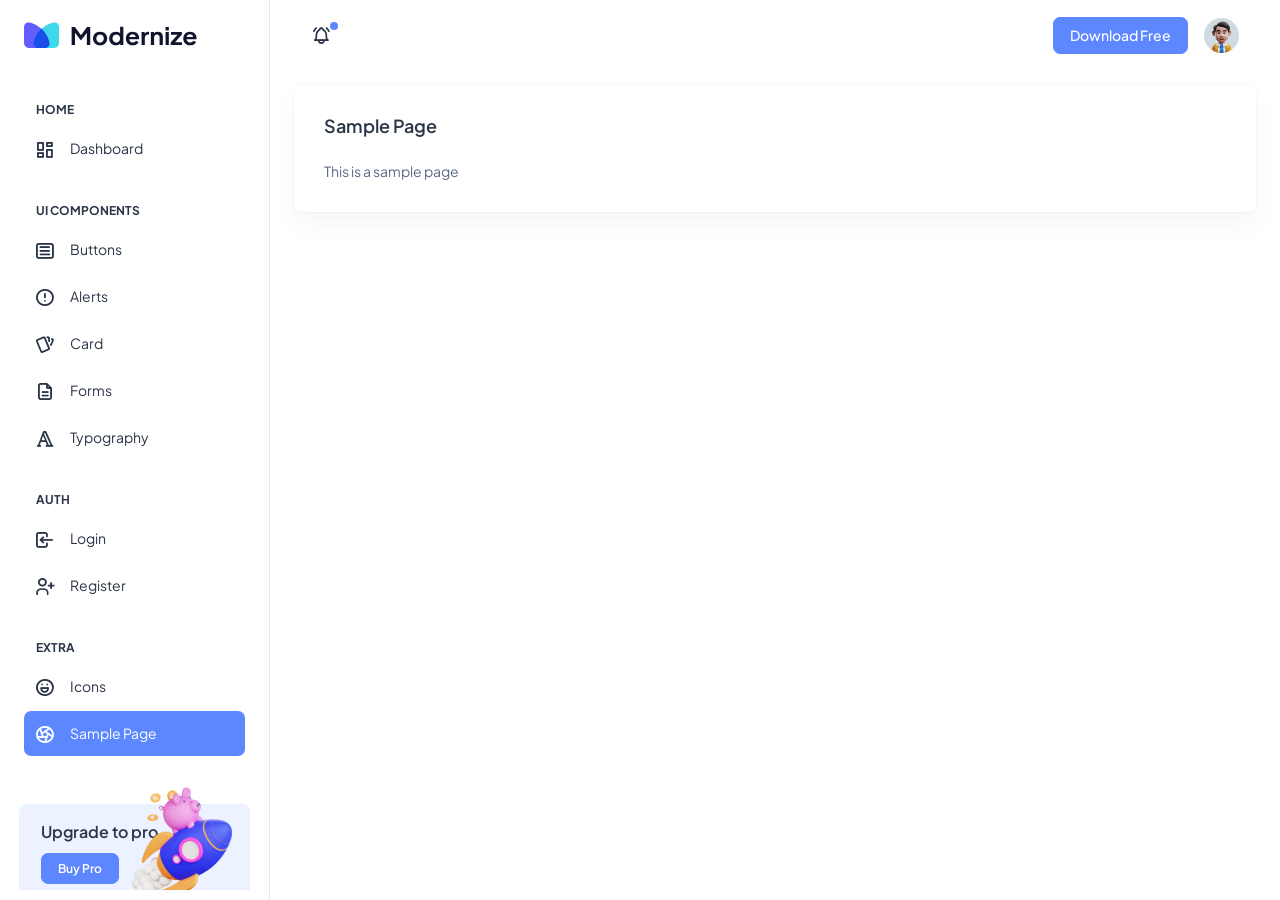
<file: html/sample-page.html>
<!doctype html>
<html lang="en">

<head>
  <meta charset="utf-8">
  <meta name="viewport" content="width=device-width, initial-scale=1">
  <title>Modernize Free</title>
  <link rel="shortcut icon" type="image/png" href="../assets/images/logos/favicon_library.png" />
  <link rel="stylesheet" href="../assets/css/styles.min.css" />
</head>

<body>
  <!--  Body Wrapper -->
  <div class="page-wrapper" id="main-wrapper" data-layout="vertical" data-navbarbg="skin6" data-sidebartype="full"
    data-sidebar-position="fixed" data-header-position="fixed">
    <!-- Sidebar Start -->
    <aside class="left-sidebar">
      <!-- Sidebar scroll-->
      <div>
        <div class="brand-logo d-flex align-items-center justify-content-between">
          <a href="./index.php" class="text-nowrap logo-img">
            <img src="../assets/images/logos/dark-logo.svg" width="180" alt="" />
          </a>
          <div class="close-btn d-xl-none d-block sidebartoggler cursor-pointer" id="sidebarCollapse">
            <i class="ti ti-x fs-8"></i>
          </div>
        </div>
        <!-- Sidebar navigation-->
        <nav class="sidebar-nav scroll-sidebar" data-simplebar="">
          <ul id="sidebarnav">
            <li class="nav-small-cap">
              <i class="ti ti-dots nav-small-cap-icon fs-4"></i>
              <span class="hide-menu">Home</span>
            </li>
            <li class="sidebar-item">
              <a class="sidebar-link" href="./index.php" aria-expanded="false">
                <span>
                  <i class="ti ti-layout-dashboard"></i>
                </span>
                <span class="hide-menu">Dashboard</span>
              </a>
            </li>
            <li class="nav-small-cap">
              <i class="ti ti-dots nav-small-cap-icon fs-4"></i>
              <span class="hide-menu">UI COMPONENTS</span>
            </li>
            <li class="sidebar-item">
              <a class="sidebar-link" href="./ui-buttons.html" aria-expanded="false">
                <span>
                  <i class="ti ti-article"></i>
                </span>
                <span class="hide-menu">Buttons</span>
              </a>
            </li>
            <li class="sidebar-item">
              <a class="sidebar-link" href="./ui-alerts.html" aria-expanded="false">
                <span>
                  <i class="ti ti-alert-circle"></i>
                </span>
                <span class="hide-menu">Alerts</span>
              </a>
            </li>
            <li class="sidebar-item">
              <a class="sidebar-link" href="./ui-card.html" aria-expanded="false">
                <span>
                  <i class="ti ti-cards"></i>
                </span>
                <span class="hide-menu">Card</span>
              </a>
            </li>
            <li class="sidebar-item">
              <a class="sidebar-link" href="./ui-forms.html" aria-expanded="false">
                <span>
                  <i class="ti ti-file-description"></i>
                </span>
                <span class="hide-menu">Forms</span>
              </a>
            </li>
            <li class="sidebar-item">
              <a class="sidebar-link" href="./ui-typography.html" aria-expanded="false">
                <span>
                  <i class="ti ti-typography"></i>
                </span>
                <span class="hide-menu">Typography</span>
              </a>
            </li>
            <li class="nav-small-cap">
              <i class="ti ti-dots nav-small-cap-icon fs-4"></i>
              <span class="hide-menu">AUTH</span>
            </li>
            <li class="sidebar-item">
              <a class="sidebar-link" href="./authentication-login.html" aria-expanded="false">
                <span>
                  <i class="ti ti-login"></i>
                </span>
                <span class="hide-menu">Login</span>
              </a>
            </li>
            <li class="sidebar-item">
              <a class="sidebar-link" href="./authentication-register.html" aria-expanded="false">
                <span>
                  <i class="ti ti-user-plus"></i>
                </span>
                <span class="hide-menu">Register</span>
              </a>
            </li>
            <li class="nav-small-cap">
              <i class="ti ti-dots nav-small-cap-icon fs-4"></i>
              <span class="hide-menu">EXTRA</span>
            </li>
            <li class="sidebar-item">
              <a class="sidebar-link" href="./icon-tabler.html" aria-expanded="false">
                <span>
                  <i class="ti ti-mood-happy"></i>
                </span>
                <span class="hide-menu">Icons</span>
              </a>
            </li>
            <li class="sidebar-item">
              <a class="sidebar-link" href="./sample-page.html" aria-expanded="false">
                <span>
                  <i class="ti ti-aperture"></i>
                </span>
                <span class="hide-menu">Sample Page</span>
              </a>
            </li>
          </ul>
          <div class="unlimited-access hide-menu bg-light-primary position-relative mb-7 mt-5 rounded">
            <div class="d-flex">
              <div class="unlimited-access-title me-3">
                <h6 class="fw-semibold fs-4 mb-6 text-dark w-85">Upgrade to pro</h6>
                <a href="https://adminmart.com/product/modernize-bootstrap-5-admin-template/" target="_blank"
                  class="btn btn-primary fs-2 fw-semibold lh-sm">Buy Pro</a>
              </div>
              <div class="unlimited-access-img">
                <img src="../assets/images/backgrounds/rocket.png" alt="" class="img-fluid">
              </div>
            </div>
          </div>
        </nav>
        <!-- End Sidebar navigation -->
      </div>
      <!-- End Sidebar scroll-->
    </aside>
    <!--  Sidebar End -->
    <!--  Main wrapper -->
    <div class="body-wrapper">
      <!--  Header Start -->
      <header class="app-header">
        <nav class="navbar navbar-expand-lg navbar-light">
          <ul class="navbar-nav">
            <li class="nav-item d-block d-xl-none">
              <a class="nav-link sidebartoggler nav-icon-hover" id="headerCollapse" href="javascript:void(0)">
                <i class="ti ti-menu-2"></i>
              </a>
            </li>
            <li class="nav-item">
              <a class="nav-link nav-icon-hover" href="javascript:void(0)">
                <i class="ti ti-bell-ringing"></i>
                <div class="notification bg-primary rounded-circle"></div>
              </a>
            </li>
          </ul>
          <div class="navbar-collapse justify-content-end px-0" id="navbarNav">
            <ul class="navbar-nav flex-row ms-auto align-items-center justify-content-end">
              <a href="https://adminmart.com/product/modernize-free-bootstrap-admin-dashboard/" target="_blank"
                class="btn btn-primary">Download Free</a>
              <li class="nav-item dropdown">
                <a class="nav-link nav-icon-hover" href="javascript:void(0)" id="drop2" data-bs-toggle="dropdown"
                  aria-expanded="false">
                  <img src="../assets/images/profile/user-1.jpg" alt="" width="35" height="35" class="rounded-circle">
                </a>
                <div class="dropdown-menu dropdown-menu-end dropdown-menu-animate-up" aria-labelledby="drop2">
                  <div class="message-body">
                    <a href="javascript:void(0)" class="d-flex align-items-center gap-2 dropdown-item">
                      <i class="ti ti-user fs-6"></i>
                      <p class="mb-0 fs-3">My Profile</p>
                    </a>
                    <a href="javascript:void(0)" class="d-flex align-items-center gap-2 dropdown-item">
                      <i class="ti ti-mail fs-6"></i>
                      <p class="mb-0 fs-3">My Account</p>
                    </a>
                    <a href="javascript:void(0)" class="d-flex align-items-center gap-2 dropdown-item">
                      <i class="ti ti-list-check fs-6"></i>
                      <p class="mb-0 fs-3">My Task</p>
                    </a>
                    <a href="./authentication-login.html" class="btn btn-outline-primary mx-3 mt-2 d-block">Logout</a>
                  </div>
                </div>
              </li>
            </ul>
          </div>
        </nav>
      </header>
      <!--  Header End -->
      <div class="container-fluid">
        <div class="card">
          <div class="card-body">
            <h5 class="card-title fw-semibold mb-4">Sample Page</h5>
            <p class="mb-0">This is a sample page </p>
          </div>
        </div>
      </div>
    </div>
  </div>
  <script src="../assets/libs/jquery/dist/jquery.min.js"></script>
  <script src="../assets/libs/bootstrap/dist/js/bootstrap.bundle.min.js"></script>
  <script src="../assets/js/sidebarmenu.js"></script>
  <script src="../assets/js/app.min.js"></script>
  <script src="../assets/libs/simplebar/dist/simplebar.js"></script>
</body>

</html>
</file>
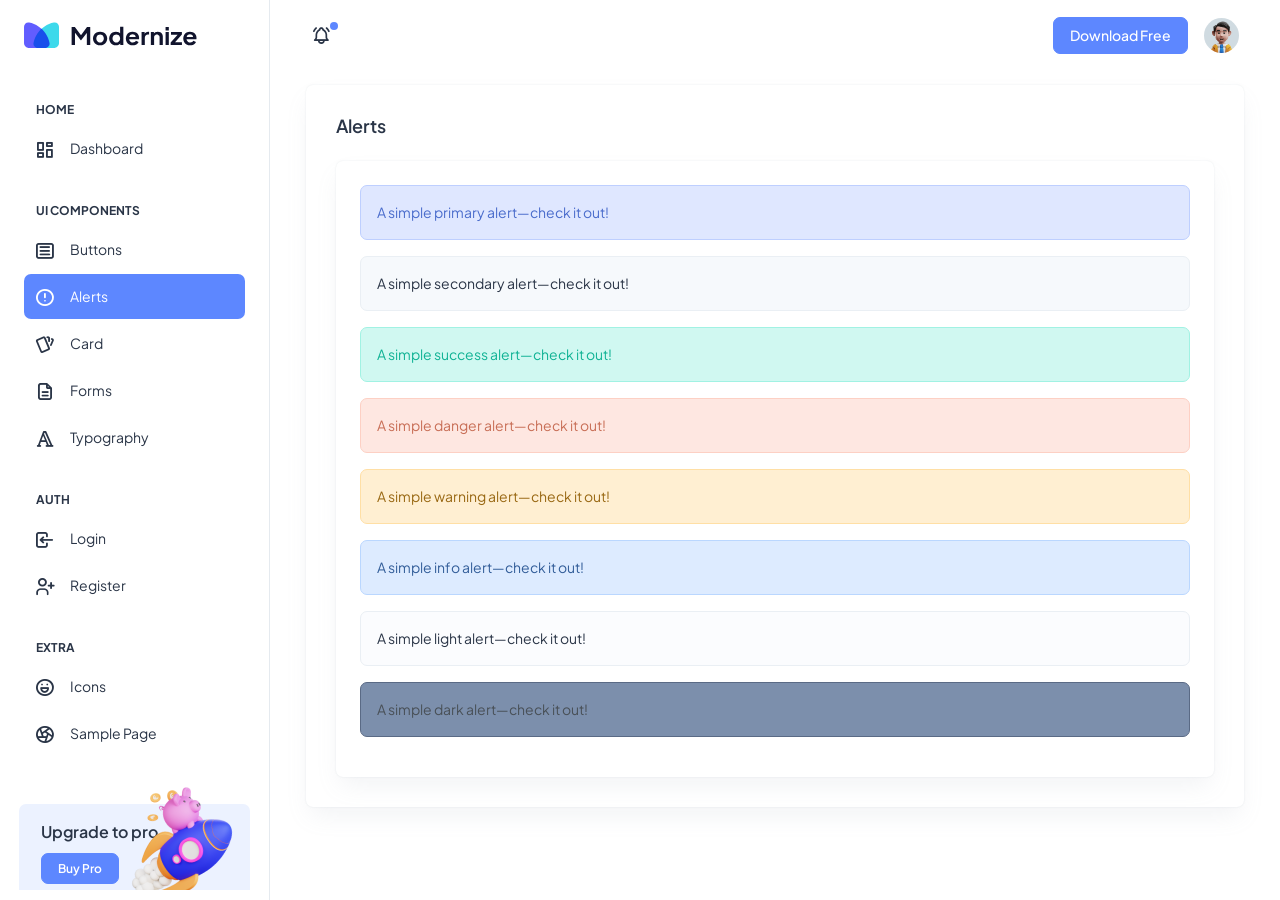
<file: html/ui-alerts.html>
<!doctype html>
<html lang="en">

<head>
  <meta charset="utf-8">
  <meta name="viewport" content="width=device-width, initial-scale=1">
  <title>Modernize Free</title>
  <link rel="shortcut icon" type="image/png" href="../assets/images/logos/favicon_library.png" />
  <link rel="stylesheet" href="../assets/css/styles.min.css" />
</head>

<body>
  <!--  Body Wrapper -->
  <div class="page-wrapper" id="main-wrapper" data-layout="vertical" data-navbarbg="skin6" data-sidebartype="full"
    data-sidebar-position="fixed" data-header-position="fixed">
    <!-- Sidebar Start -->
    <aside class="left-sidebar">
      <!-- Sidebar scroll-->
      <div>
        <div class="brand-logo d-flex align-items-center justify-content-between">
          <a href="./index.php" class="text-nowrap logo-img">
            <img src="../assets/images/logos/dark-logo.svg" width="180" alt="" />
          </a>
          <div class="close-btn d-xl-none d-block sidebartoggler cursor-pointer" id="sidebarCollapse">
            <i class="ti ti-x fs-8"></i>
          </div>
        </div>
        <!-- Sidebar navigation-->
        <nav class="sidebar-nav scroll-sidebar" data-simplebar="">
          <ul id="sidebarnav">
            <li class="nav-small-cap">
              <i class="ti ti-dots nav-small-cap-icon fs-4"></i>
              <span class="hide-menu">Home</span>
            </li>
            <li class="sidebar-item">
              <a class="sidebar-link" href="./index.php" aria-expanded="false">
                <span>
                  <i class="ti ti-layout-dashboard"></i>
                </span>
                <span class="hide-menu">Dashboard</span>
              </a>
            </li>
            <li class="nav-small-cap">
              <i class="ti ti-dots nav-small-cap-icon fs-4"></i>
              <span class="hide-menu">UI COMPONENTS</span>
            </li>
            <li class="sidebar-item">
              <a class="sidebar-link" href="./ui-buttons.html" aria-expanded="false">
                <span>
                  <i class="ti ti-article"></i>
                </span>
                <span class="hide-menu">Buttons</span>
              </a>
            </li>
            <li class="sidebar-item">
              <a class="sidebar-link" href="./ui-alerts.html" aria-expanded="false">
                <span>
                  <i class="ti ti-alert-circle"></i>
                </span>
                <span class="hide-menu">Alerts</span>
              </a>
            </li>
            <li class="sidebar-item">
              <a class="sidebar-link" href="./ui-card.html" aria-expanded="false">
                <span>
                  <i class="ti ti-cards"></i>
                </span>
                <span class="hide-menu">Card</span>
              </a>
            </li>
            <li class="sidebar-item">
              <a class="sidebar-link" href="./ui-forms.html" aria-expanded="false">
                <span>
                  <i class="ti ti-file-description"></i>
                </span>
                <span class="hide-menu">Forms</span>
              </a>
            </li>
            <li class="sidebar-item">
              <a class="sidebar-link" href="./ui-typography.html" aria-expanded="false">
                <span>
                  <i class="ti ti-typography"></i>
                </span>
                <span class="hide-menu">Typography</span>
              </a>
            </li>
            <li class="nav-small-cap">
              <i class="ti ti-dots nav-small-cap-icon fs-4"></i>
              <span class="hide-menu">AUTH</span>
            </li>
            <li class="sidebar-item">
              <a class="sidebar-link" href="./authentication-login.html" aria-expanded="false">
                <span>
                  <i class="ti ti-login"></i>
                </span>
                <span class="hide-menu">Login</span>
              </a>
            </li>
            <li class="sidebar-item">
              <a class="sidebar-link" href="./authentication-register.html" aria-expanded="false">
                <span>
                  <i class="ti ti-user-plus"></i>
                </span>
                <span class="hide-menu">Register</span>
              </a>
            </li>
            <li class="nav-small-cap">
              <i class="ti ti-dots nav-small-cap-icon fs-4"></i>
              <span class="hide-menu">EXTRA</span>
            </li>
            <li class="sidebar-item">
              <a class="sidebar-link" href="./icon-tabler.html" aria-expanded="false">
                <span>
                  <i class="ti ti-mood-happy"></i>
                </span>
                <span class="hide-menu">Icons</span>
              </a>
            </li>
            <li class="sidebar-item">
              <a class="sidebar-link" href="./sample-page.html" aria-expanded="false">
                <span>
                  <i class="ti ti-aperture"></i>
                </span>
                <span class="hide-menu">Sample Page</span>
              </a>
            </li>
          </ul>
          <div class="unlimited-access hide-menu bg-light-primary position-relative mb-7 mt-5 rounded">
            <div class="d-flex">
              <div class="unlimited-access-title me-3">
                <h6 class="fw-semibold fs-4 mb-6 text-dark w-85">Upgrade to pro</h6>
                <a href="https://adminmart.com/product/modernize-bootstrap-5-admin-template/" target="_blank"
                  class="btn btn-primary fs-2 fw-semibold lh-sm">Buy Pro</a>
              </div>
              <div class="unlimited-access-img">
                <img src="../assets/images/backgrounds/rocket.png" alt="" class="img-fluid">
              </div>
            </div>
          </div>
        </nav>
        <!-- End Sidebar navigation -->
      </div>
      <!-- End Sidebar scroll-->
    </aside>
    <!--  Sidebar End -->
    <!--  Main wrapper -->
    <div class="body-wrapper">
      <!--  Header Start -->
      <header class="app-header">
        <nav class="navbar navbar-expand-lg navbar-light">
          <ul class="navbar-nav">
            <li class="nav-item d-block d-xl-none">
              <a class="nav-link sidebartoggler nav-icon-hover" id="headerCollapse" href="javascript:void(0)">
                <i class="ti ti-menu-2"></i>
              </a>
            </li>
            <li class="nav-item">
              <a class="nav-link nav-icon-hover" href="javascript:void(0)">
                <i class="ti ti-bell-ringing"></i>
                <div class="notification bg-primary rounded-circle"></div>
              </a>
            </li>
          </ul>
          <div class="navbar-collapse justify-content-end px-0" id="navbarNav">
            <ul class="navbar-nav flex-row ms-auto align-items-center justify-content-end">
              <a href="https://adminmart.com/product/modernize-free-bootstrap-admin-dashboard/" target="_blank"
                class="btn btn-primary">Download Free</a>
              <li class="nav-item dropdown">
                <a class="nav-link nav-icon-hover" href="javascript:void(0)" id="drop2" data-bs-toggle="dropdown"
                  aria-expanded="false">
                  <img src="../assets/images/profile/user-1.jpg" alt="" width="35" height="35" class="rounded-circle">
                </a>
                <div class="dropdown-menu dropdown-menu-end dropdown-menu-animate-up" aria-labelledby="drop2">
                  <div class="message-body">
                    <a href="javascript:void(0)" class="d-flex align-items-center gap-2 dropdown-item">
                      <i class="ti ti-user fs-6"></i>
                      <p class="mb-0 fs-3">My Profile</p>
                    </a>
                    <a href="javascript:void(0)" class="d-flex align-items-center gap-2 dropdown-item">
                      <i class="ti ti-mail fs-6"></i>
                      <p class="mb-0 fs-3">My Account</p>
                    </a>
                    <a href="javascript:void(0)" class="d-flex align-items-center gap-2 dropdown-item">
                      <i class="ti ti-list-check fs-6"></i>
                      <p class="mb-0 fs-3">My Task</p>
                    </a>
                    <a href="./authentication-login.html" class="btn btn-outline-primary mx-3 mt-2 d-block">Logout</a>
                  </div>
                </div>
              </li>
            </ul>
          </div>
        </nav>
      </header>
      <!--  Header End -->
      <div class="container-fluid">
        <div class="container-fluid">
          <div class="card">
            <div class="card-body">
              <h5 class="card-title fw-semibold mb-4">Alerts</h5>
              <div class="card mb-0">
                <div class="card-body p-4">
                  <div class="alert alert-primary" role="alert">
                    A simple primary alert—check it out!
                  </div>
                  <div class="alert alert-secondary" role="alert">
                    A simple secondary alert—check it out!
                  </div>
                  <div class="alert alert-success" role="alert">
                    A simple success alert—check it out!
                  </div>
                  <div class="alert alert-danger" role="alert">
                    A simple danger alert—check it out!
                  </div>
                  <div class="alert alert-warning" role="alert">
                    A simple warning alert—check it out!
                  </div>
                  <div class="alert alert-info" role="alert">
                    A simple info alert—check it out!
                  </div>
                  <div class="alert alert-light" role="alert">
                    A simple light alert—check it out!
                  </div>
                  <div class="alert alert-dark" role="alert">
                    A simple dark alert—check it out!
                  </div>
                </div>
              </div>
            </div>
          </div>
        </div>
      </div>
    </div>
  </div>
  <script src="../assets/libs/jquery/dist/jquery.min.js"></script>
  <script src="../assets/libs/bootstrap/dist/js/bootstrap.bundle.min.js"></script>
  <script src="../assets/js/sidebarmenu.js"></script>
  <script src="../assets/js/app.min.js"></script>
  <script src="../assets/libs/simplebar/dist/simplebar.js"></script>
</body>

</html>
</file>
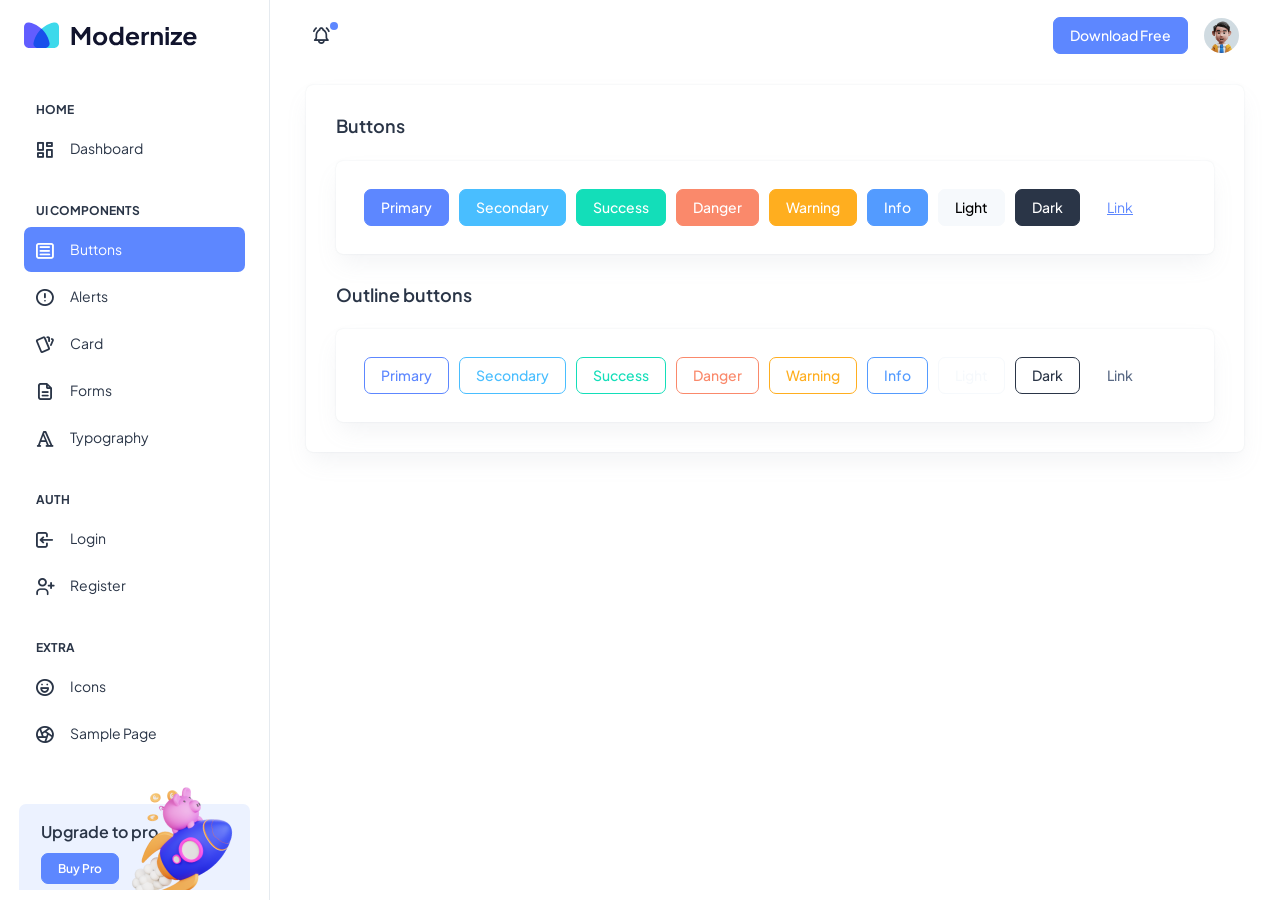
<file: html/ui-buttons.html>
<!doctype html>
<html lang="en">

<head>
  <meta charset="utf-8">
  <meta name="viewport" content="width=device-width, initial-scale=1">
  <title>Modernize Free</title>
  <link rel="shortcut icon" type="image/png" href="../assets/images/logos/favicon_library.png" />
  <link rel="stylesheet" href="../assets/css/styles.min.css" />
</head>

<body>
  <!--  Body Wrapper -->
  <div class="page-wrapper" id="main-wrapper" data-layout="vertical" data-navbarbg="skin6" data-sidebartype="full"
    data-sidebar-position="fixed" data-header-position="fixed">
    <!-- Sidebar Start -->
    <aside class="left-sidebar">
      <!-- Sidebar scroll-->
      <div>
        <div class="brand-logo d-flex align-items-center justify-content-between">
          <a href="./index.php" class="text-nowrap logo-img">
            <img src="../assets/images/logos/dark-logo.svg" width="180" alt="" />
          </a>
          <div class="close-btn d-xl-none d-block sidebartoggler cursor-pointer" id="sidebarCollapse">
            <i class="ti ti-x fs-8"></i>
          </div>
        </div>
        <!-- Sidebar navigation-->
        <nav class="sidebar-nav scroll-sidebar" data-simplebar="">
          <ul id="sidebarnav">
            <li class="nav-small-cap">
              <i class="ti ti-dots nav-small-cap-icon fs-4"></i>
              <span class="hide-menu">Home</span>
            </li>
            <li class="sidebar-item">
              <a class="sidebar-link" href="./index.php" aria-expanded="false">
                <span>
                  <i class="ti ti-layout-dashboard"></i>
                </span>
                <span class="hide-menu">Dashboard</span>
              </a>
            </li>
            <li class="nav-small-cap">
              <i class="ti ti-dots nav-small-cap-icon fs-4"></i>
              <span class="hide-menu">UI COMPONENTS</span>
            </li>
            <li class="sidebar-item">
              <a class="sidebar-link" href="./ui-buttons.html" aria-expanded="false">
                <span>
                  <i class="ti ti-article"></i>
                </span>
                <span class="hide-menu">Buttons</span>
              </a>
            </li>
            <li class="sidebar-item">
              <a class="sidebar-link" href="./ui-alerts.html" aria-expanded="false">
                <span>
                  <i class="ti ti-alert-circle"></i>
                </span>
                <span class="hide-menu">Alerts</span>
              </a>
            </li>
            <li class="sidebar-item">
              <a class="sidebar-link" href="./ui-card.html" aria-expanded="false">
                <span>
                  <i class="ti ti-cards"></i>
                </span>
                <span class="hide-menu">Card</span>
              </a>
            </li>
            <li class="sidebar-item">
              <a class="sidebar-link" href="./ui-forms.html" aria-expanded="false">
                <span>
                  <i class="ti ti-file-description"></i>
                </span>
                <span class="hide-menu">Forms</span>
              </a>
            </li>
            <li class="sidebar-item">
              <a class="sidebar-link" href="./ui-typography.html" aria-expanded="false">
                <span>
                  <i class="ti ti-typography"></i>
                </span>
                <span class="hide-menu">Typography</span>
              </a>
            </li>
            <li class="nav-small-cap">
              <i class="ti ti-dots nav-small-cap-icon fs-4"></i>
              <span class="hide-menu">AUTH</span>
            </li>
            <li class="sidebar-item">
              <a class="sidebar-link" href="./authentication-login.html" aria-expanded="false">
                <span>
                  <i class="ti ti-login"></i>
                </span>
                <span class="hide-menu">Login</span>
              </a>
            </li>
            <li class="sidebar-item">
              <a class="sidebar-link" href="./authentication-register.html" aria-expanded="false">
                <span>
                  <i class="ti ti-user-plus"></i>
                </span>
                <span class="hide-menu">Register</span>
              </a>
            </li>
            <li class="nav-small-cap">
              <i class="ti ti-dots nav-small-cap-icon fs-4"></i>
              <span class="hide-menu">EXTRA</span>
            </li>
            <li class="sidebar-item">
              <a class="sidebar-link" href="./icon-tabler.html" aria-expanded="false">
                <span>
                  <i class="ti ti-mood-happy"></i>
                </span>
                <span class="hide-menu">Icons</span>
              </a>
            </li>
            <li class="sidebar-item">
              <a class="sidebar-link" href="./sample-page.html" aria-expanded="false">
                <span>
                  <i class="ti ti-aperture"></i>
                </span>
                <span class="hide-menu">Sample Page</span>
              </a>
            </li>
          </ul>
          <div class="unlimited-access hide-menu bg-light-primary position-relative mb-7 mt-5 rounded">
            <div class="d-flex">
              <div class="unlimited-access-title me-3">
                <h6 class="fw-semibold fs-4 mb-6 text-dark w-85">Upgrade to pro</h6>
                <a href="https://adminmart.com/product/modernize-bootstrap-5-admin-template/" target="_blank"
                  class="btn btn-primary fs-2 fw-semibold lh-sm">Buy Pro</a>
              </div>
              <div class="unlimited-access-img">
                <img src="../assets/images/backgrounds/rocket.png" alt="" class="img-fluid">
              </div>
            </div>
          </div>
        </nav>
        <!-- End Sidebar navigation -->
      </div>
      <!-- End Sidebar scroll-->
    </aside>
    <!--  Sidebar End -->
    <!--  Main wrapper -->
    <div class="body-wrapper">
      <!--  Header Start -->
      <header class="app-header">
        <nav class="navbar navbar-expand-lg navbar-light">
          <ul class="navbar-nav">
            <li class="nav-item d-block d-xl-none">
              <a class="nav-link sidebartoggler nav-icon-hover" id="headerCollapse" href="javascript:void(0)">
                <i class="ti ti-menu-2"></i>
              </a>
            </li>
            <li class="nav-item">
              <a class="nav-link nav-icon-hover" href="javascript:void(0)">
                <i class="ti ti-bell-ringing"></i>
                <div class="notification bg-primary rounded-circle"></div>
              </a>
            </li>
          </ul>
          <div class="navbar-collapse justify-content-end px-0" id="navbarNav">
            <ul class="navbar-nav flex-row ms-auto align-items-center justify-content-end">
              <a href="https://adminmart.com/product/modernize-free-bootstrap-admin-dashboard/" target="_blank"
                class="btn btn-primary">Download Free</a>
              <li class="nav-item dropdown">
                <a class="nav-link nav-icon-hover" href="javascript:void(0)" id="drop2" data-bs-toggle="dropdown"
                  aria-expanded="false">
                  <img src="../assets/images/profile/user-1.jpg" alt="" width="35" height="35" class="rounded-circle">
                </a>
                <div class="dropdown-menu dropdown-menu-end dropdown-menu-animate-up" aria-labelledby="drop2">
                  <div class="message-body">
                    <a href="javascript:void(0)" class="d-flex align-items-center gap-2 dropdown-item">
                      <i class="ti ti-user fs-6"></i>
                      <p class="mb-0 fs-3">My Profile</p>
                    </a>
                    <a href="javascript:void(0)" class="d-flex align-items-center gap-2 dropdown-item">
                      <i class="ti ti-mail fs-6"></i>
                      <p class="mb-0 fs-3">My Account</p>
                    </a>
                    <a href="javascript:void(0)" class="d-flex align-items-center gap-2 dropdown-item">
                      <i class="ti ti-list-check fs-6"></i>
                      <p class="mb-0 fs-3">My Task</p>
                    </a>
                    <a href="./authentication-login.html" class="btn btn-outline-primary mx-3 mt-2 d-block">Logout</a>
                  </div>
                </div>
              </li>
            </ul>
          </div>
        </nav>
      </header>
      <!--  Header End -->
      <div class="container-fluid">
        <div class="container-fluid">
          <div class="card">
            <div class="card-body">
              <h5 class="card-title fw-semibold mb-4">Buttons</h5>
              <div class="card">
                <div class="card-body p-4">
                  <button type="button" class="btn btn-primary m-1">Primary</button>
                  <button type="button" class="btn btn-secondary m-1">Secondary</button>
                  <button type="button" class="btn btn-success m-1">Success</button>
                  <button type="button" class="btn btn-danger m-1">Danger</button>
                  <button type="button" class="btn btn-warning m-1">Warning</button>
                  <button type="button" class="btn btn-info m-1">Info</button>
                  <button type="button" class="btn btn-light m-1">Light</button>
                  <button type="button" class="btn btn-dark m-1">Dark</button>
                  <button type="button" class="btn btn-link m-1">Link</button>
                </div>
              </div>
              <h5 class="card-title fw-semibold mb-4">Outline buttons</h5>
              <div class="card mb-0">
                <div class="card-body p-4">
                  <button type="button" class="btn btn-outline-primary m-1">Primary</button>
                  <button type="button" class="btn btn-outline-secondary m-1">Secondary</button>
                  <button type="button" class="btn btn-outline-success m-1">Success</button>
                  <button type="button" class="btn btn-outline-danger m-1">Danger</button>
                  <button type="button" class="btn btn-outline-warning m-1">Warning</button>
                  <button type="button" class="btn btn-outline-info m-1">Info</button>
                  <button type="button" class="btn btn-outline-light m-1">Light</button>
                  <button type="button" class="btn btn-outline-dark m-1">Dark</button>
                  <button type="button" class="btn btn-outline-link m-1">Link</button>
                </div>
              </div>
            </div>
          </div>
        </div>
      </div>
    </div>
  </div>
  <script src="../assets/libs/jquery/dist/jquery.min.js"></script>
  <script src="../assets/libs/bootstrap/dist/js/bootstrap.bundle.min.js"></script>
  <script src="../assets/js/sidebarmenu.js"></script>
  <script src="../assets/js/app.min.js"></script>
  <script src="../assets/libs/simplebar/dist/simplebar.js"></script>
</body>

</html>
</file>
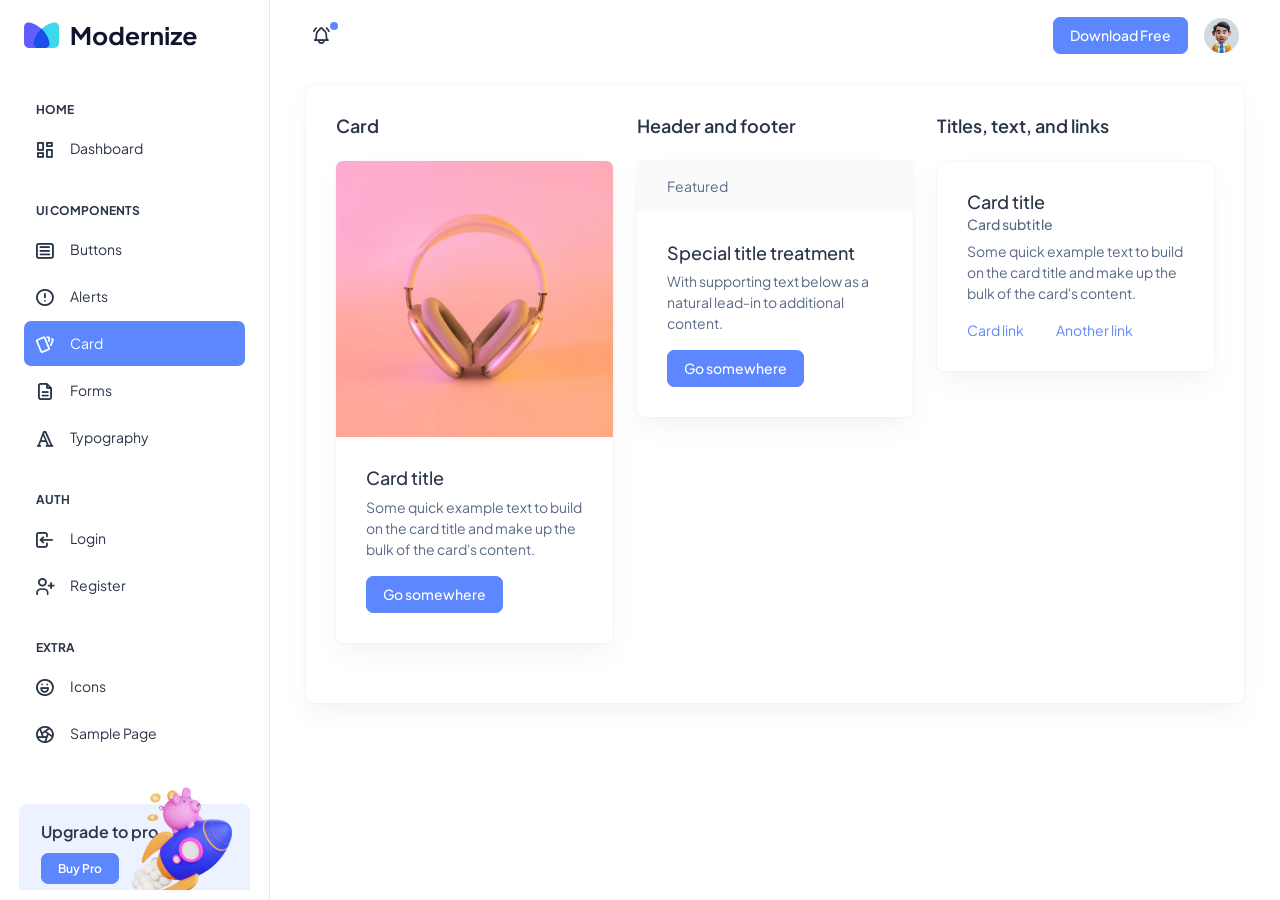
<file: html/ui-card.html>
<!doctype html>
<html lang="en">

<head>
  <meta charset="utf-8">
  <meta name="viewport" content="width=device-width, initial-scale=1">
  <title>Modernize Free</title>
  <link rel="shortcut icon" type="image/png" href="../assets/images/logos/favicon_library.png" />
  <link rel="stylesheet" href="../assets/css/styles.min.css" />
</head>

<body>
  <!--  Body Wrapper -->
  <div class="page-wrapper" id="main-wrapper" data-layout="vertical" data-navbarbg="skin6" data-sidebartype="full"
    data-sidebar-position="fixed" data-header-position="fixed">
    <!-- Sidebar Start -->
    <aside class="left-sidebar">
      <!-- Sidebar scroll-->
      <div>
        <div class="brand-logo d-flex align-items-center justify-content-between">
          <a href="./index.php" class="text-nowrap logo-img">
            <img src="../assets/images/logos/dark-logo.svg" width="180" alt="" />
          </a>
          <div class="close-btn d-xl-none d-block sidebartoggler cursor-pointer" id="sidebarCollapse">
            <i class="ti ti-x fs-8"></i>
          </div>
        </div>
        <!-- Sidebar navigation-->
        <nav class="sidebar-nav scroll-sidebar" data-simplebar="">
          <ul id="sidebarnav">
            <li class="nav-small-cap">
              <i class="ti ti-dots nav-small-cap-icon fs-4"></i>
              <span class="hide-menu">Home</span>
            </li>
            <li class="sidebar-item">
              <a class="sidebar-link" href="./index.php" aria-expanded="false">
                <span>
                  <i class="ti ti-layout-dashboard"></i>
                </span>
                <span class="hide-menu">Dashboard</span>
              </a>
            </li>
            <li class="nav-small-cap">
              <i class="ti ti-dots nav-small-cap-icon fs-4"></i>
              <span class="hide-menu">UI COMPONENTS</span>
            </li>
            <li class="sidebar-item">
              <a class="sidebar-link" href="./ui-buttons.html" aria-expanded="false">
                <span>
                  <i class="ti ti-article"></i>
                </span>
                <span class="hide-menu">Buttons</span>
              </a>
            </li>
            <li class="sidebar-item">
              <a class="sidebar-link" href="./ui-alerts.html" aria-expanded="false">
                <span>
                  <i class="ti ti-alert-circle"></i>
                </span>
                <span class="hide-menu">Alerts</span>
              </a>
            </li>
            <li class="sidebar-item">
              <a class="sidebar-link" href="./ui-card.html" aria-expanded="false">
                <span>
                  <i class="ti ti-cards"></i>
                </span>
                <span class="hide-menu">Card</span>
              </a>
            </li>
            <li class="sidebar-item">
              <a class="sidebar-link" href="./ui-forms.html" aria-expanded="false">
                <span>
                  <i class="ti ti-file-description"></i>
                </span>
                <span class="hide-menu">Forms</span>
              </a>
            </li>
            <li class="sidebar-item">
              <a class="sidebar-link" href="./ui-typography.html" aria-expanded="false">
                <span>
                  <i class="ti ti-typography"></i>
                </span>
                <span class="hide-menu">Typography</span>
              </a>
            </li>
            <li class="nav-small-cap">
              <i class="ti ti-dots nav-small-cap-icon fs-4"></i>
              <span class="hide-menu">AUTH</span>
            </li>
            <li class="sidebar-item">
              <a class="sidebar-link" href="./authentication-login.html" aria-expanded="false">
                <span>
                  <i class="ti ti-login"></i>
                </span>
                <span class="hide-menu">Login</span>
              </a>
            </li>
            <li class="sidebar-item">
              <a class="sidebar-link" href="./authentication-register.html" aria-expanded="false">
                <span>
                  <i class="ti ti-user-plus"></i>
                </span>
                <span class="hide-menu">Register</span>
              </a>
            </li>
            <li class="nav-small-cap">
              <i class="ti ti-dots nav-small-cap-icon fs-4"></i>
              <span class="hide-menu">EXTRA</span>
            </li>
            <li class="sidebar-item">
              <a class="sidebar-link" href="./icon-tabler.html" aria-expanded="false">
                <span>
                  <i class="ti ti-mood-happy"></i>
                </span>
                <span class="hide-menu">Icons</span>
              </a>
            </li>
            <li class="sidebar-item">
              <a class="sidebar-link" href="./sample-page.html" aria-expanded="false">
                <span>
                  <i class="ti ti-aperture"></i>
                </span>
                <span class="hide-menu">Sample Page</span>
              </a>
            </li>
          </ul>
          <div class="unlimited-access hide-menu bg-light-primary position-relative mb-7 mt-5 rounded">
            <div class="d-flex">
              <div class="unlimited-access-title me-3">
                <h6 class="fw-semibold fs-4 mb-6 text-dark w-85">Upgrade to pro</h6>
                <a href="https://adminmart.com/product/modernize-bootstrap-5-admin-template/" target="_blank"
                  class="btn btn-primary fs-2 fw-semibold lh-sm">Buy Pro</a>
              </div>
              <div class="unlimited-access-img">
                <img src="../assets/images/backgrounds/rocket.png" alt="" class="img-fluid">
              </div>
            </div>
          </div>
        </nav>
        <!-- End Sidebar navigation -->
      </div>
      <!-- End Sidebar scroll-->
    </aside>
    <!--  Sidebar End -->
    <!--  Main wrapper -->
    <div class="body-wrapper">
      <!--  Header Start -->
      <header class="app-header">
        <nav class="navbar navbar-expand-lg navbar-light">
          <ul class="navbar-nav">
            <li class="nav-item d-block d-xl-none">
              <a class="nav-link sidebartoggler nav-icon-hover" id="headerCollapse" href="javascript:void(0)">
                <i class="ti ti-menu-2"></i>
              </a>
            </li>
            <li class="nav-item">
              <a class="nav-link nav-icon-hover" href="javascript:void(0)">
                <i class="ti ti-bell-ringing"></i>
                <div class="notification bg-primary rounded-circle"></div>
              </a>
            </li>
          </ul>
          <div class="navbar-collapse justify-content-end px-0" id="navbarNav">
            <ul class="navbar-nav flex-row ms-auto align-items-center justify-content-end">
              <a href="https://adminmart.com/product/modernize-free-bootstrap-admin-dashboard/" target="_blank"
                class="btn btn-primary">Download Free</a>
              <li class="nav-item dropdown">
                <a class="nav-link nav-icon-hover" href="javascript:void(0)" id="drop2" data-bs-toggle="dropdown"
                  aria-expanded="false">
                  <img src="../assets/images/profile/user-1.jpg" alt="" width="35" height="35" class="rounded-circle">
                </a>
                <div class="dropdown-menu dropdown-menu-end dropdown-menu-animate-up" aria-labelledby="drop2">
                  <div class="message-body">
                    <a href="javascript:void(0)" class="d-flex align-items-center gap-2 dropdown-item">
                      <i class="ti ti-user fs-6"></i>
                      <p class="mb-0 fs-3">My Profile</p>
                    </a>
                    <a href="javascript:void(0)" class="d-flex align-items-center gap-2 dropdown-item">
                      <i class="ti ti-mail fs-6"></i>
                      <p class="mb-0 fs-3">My Account</p>
                    </a>
                    <a href="javascript:void(0)" class="d-flex align-items-center gap-2 dropdown-item">
                      <i class="ti ti-list-check fs-6"></i>
                      <p class="mb-0 fs-3">My Task</p>
                    </a>
                    <a href="./authentication-login.html" class="btn btn-outline-primary mx-3 mt-2 d-block">Logout</a>
                  </div>
                </div>
              </li>
            </ul>
          </div>
        </nav>
      </header>
      <!--  Header End -->
      <div class="container-fluid">
        <div class="container-fluid">
          <div class="card">
            <div class="card-body">
              <div class="row">
                <div class="col-md-4">
                  <h5 class="card-title fw-semibold mb-4">Card</h5>
                  <div class="card">
                    <img src="../assets/images/products/s4.jpg" class="card-img-top" alt="...">
                    <div class="card-body">
                      <h5 class="card-title">Card title</h5>
                      <p class="card-text">Some quick example text to build on the card title and make up the bulk of
                        the
                        card's content.</p>
                      <a href="#" class="btn btn-primary">Go somewhere</a>
                    </div>
                  </div>
                </div>
                <div class="col-md-4">
                  <h5 class="card-title fw-semibold mb-4">Header and footer</h5>
                  <div class="card">
                    <div class="card-header">
                      Featured
                    </div>
                    <div class="card-body">
                      <h5 class="card-title">Special title treatment</h5>
                      <p class="card-text">With supporting text below as a natural lead-in to additional content.</p>
                      <a href="#" class="btn btn-primary">Go somewhere</a>
                    </div>
                  </div>
                </div>
                <div class="col-md-4">
                  <h5 class="card-title fw-semibold mb-4">Titles, text, and links</h5>
                  <div class="card">
                    <div class="card-body">
                      <h5 class="card-title">Card title</h5>
                      <h6 class="card-subtitle mb-2 text-muted">Card subtitle</h6>
                      <p class="card-text">Some quick example text to build on the card title and make up the bulk of
                        the
                        card's content.</p>
                      <a href="#" class="card-link">Card link</a>
                      <a href="#" class="card-link">Another link</a>
                    </div>
                  </div>
                </div>
              </div>
            </div>
          </div>
        </div>
      </div>
    </div>
  </div>
  <script src="../assets/libs/jquery/dist/jquery.min.js"></script>
  <script src="../assets/libs/bootstrap/dist/js/bootstrap.bundle.min.js"></script>
  <script src="../assets/js/sidebarmenu.js"></script>
  <script src="../assets/js/app.min.js"></script>
  <script src="../assets/libs/simplebar/dist/simplebar.js"></script>
</body>

</html>
</file>
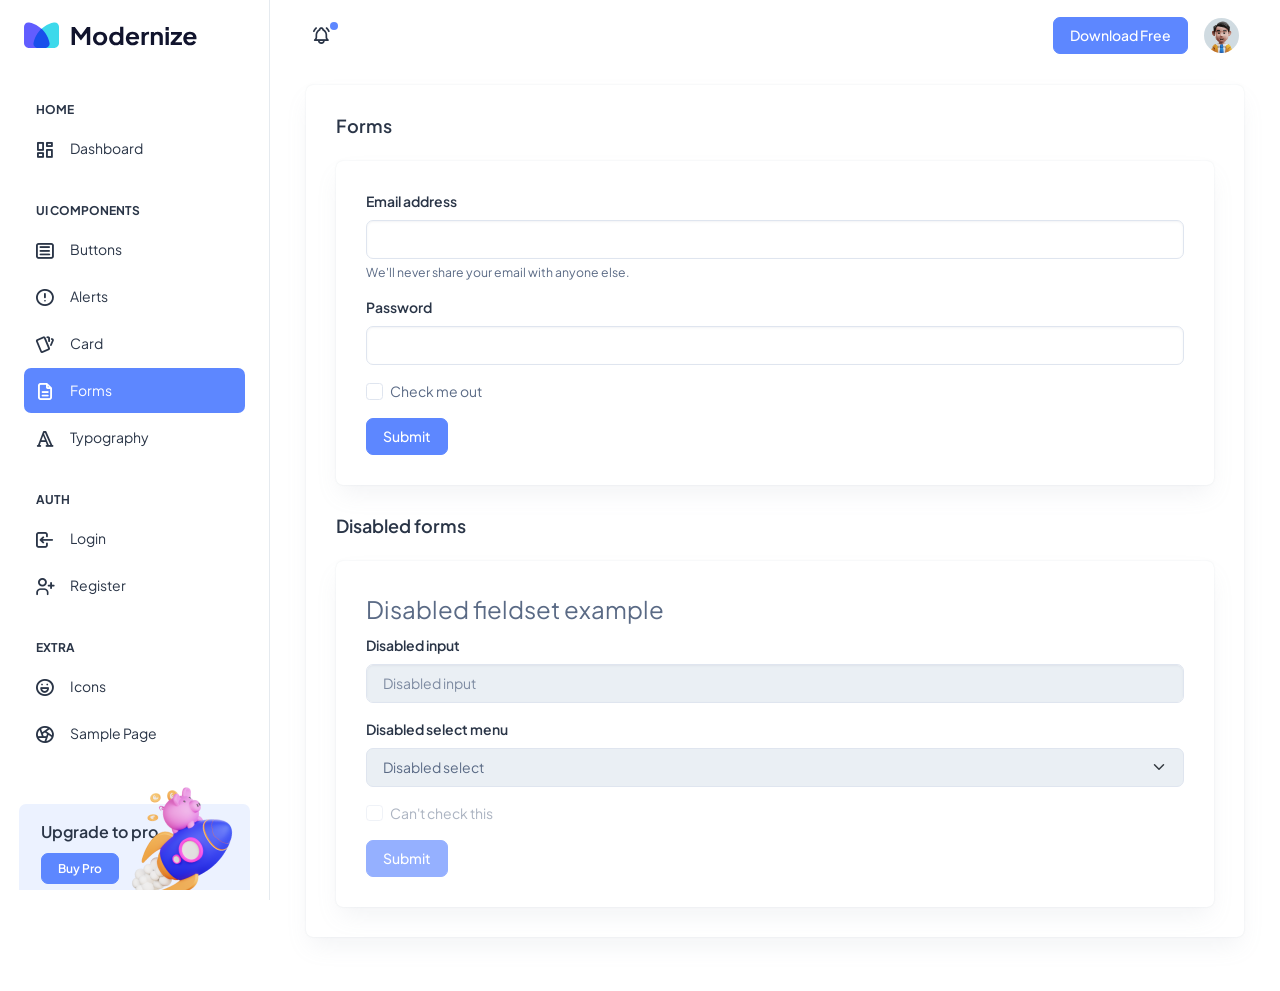
<file: html/ui-forms.html>
<!doctype html>
<html lang="en">

<head>
  <meta charset="utf-8">
  <meta name="viewport" content="width=device-width, initial-scale=1">
  <title>Modernize Free</title>
  <link rel="shortcut icon" type="image/png" href="../assets/images/logos/favicon_library.png" />
  <link rel="stylesheet" href="../assets/css/styles.min.css" />
</head>

<body>
  <!--  Body Wrapper -->
  <div class="page-wrapper" id="main-wrapper" data-layout="vertical" data-navbarbg="skin6" data-sidebartype="full"
    data-sidebar-position="fixed" data-header-position="fixed">
    <!-- Sidebar Start -->
    <aside class="left-sidebar">
      <!-- Sidebar scroll-->
      <div>
        <div class="brand-logo d-flex align-items-center justify-content-between">
          <a href="./index.php" class="text-nowrap logo-img">
            <img src="../assets/images/logos/dark-logo.svg" width="180" alt="" />
          </a>
          <div class="close-btn d-xl-none d-block sidebartoggler cursor-pointer" id="sidebarCollapse">
            <i class="ti ti-x fs-8"></i>
          </div>
        </div>
        <!-- Sidebar navigation-->
        <nav class="sidebar-nav scroll-sidebar" data-simplebar="">
          <ul id="sidebarnav">
            <li class="nav-small-cap">
              <i class="ti ti-dots nav-small-cap-icon fs-4"></i>
              <span class="hide-menu">Home</span>
            </li>
            <li class="sidebar-item">
              <a class="sidebar-link" href="./index.php" aria-expanded="false">
                <span>
                  <i class="ti ti-layout-dashboard"></i>
                </span>
                <span class="hide-menu">Dashboard</span>
              </a>
            </li>
            <li class="nav-small-cap">
              <i class="ti ti-dots nav-small-cap-icon fs-4"></i>
              <span class="hide-menu">UI COMPONENTS</span>
            </li>
            <li class="sidebar-item">
              <a class="sidebar-link" href="./ui-buttons.html" aria-expanded="false">
                <span>
                  <i class="ti ti-article"></i>
                </span>
                <span class="hide-menu">Buttons</span>
              </a>
            </li>
            <li class="sidebar-item">
              <a class="sidebar-link" href="./ui-alerts.html" aria-expanded="false">
                <span>
                  <i class="ti ti-alert-circle"></i>
                </span>
                <span class="hide-menu">Alerts</span>
              </a>
            </li>
            <li class="sidebar-item">
              <a class="sidebar-link" href="./ui-card.html" aria-expanded="false">
                <span>
                  <i class="ti ti-cards"></i>
                </span>
                <span class="hide-menu">Card</span>
              </a>
            </li>
            <li class="sidebar-item">
              <a class="sidebar-link" href="./ui-forms.html" aria-expanded="false">
                <span>
                  <i class="ti ti-file-description"></i>
                </span>
                <span class="hide-menu">Forms</span>
              </a>
            </li>
            <li class="sidebar-item">
              <a class="sidebar-link" href="./ui-typography.html" aria-expanded="false">
                <span>
                  <i class="ti ti-typography"></i>
                </span>
                <span class="hide-menu">Typography</span>
              </a>
            </li>
            <li class="nav-small-cap">
              <i class="ti ti-dots nav-small-cap-icon fs-4"></i>
              <span class="hide-menu">AUTH</span>
            </li>
            <li class="sidebar-item">
              <a class="sidebar-link" href="./authentication-login.html" aria-expanded="false">
                <span>
                  <i class="ti ti-login"></i>
                </span>
                <span class="hide-menu">Login</span>
              </a>
            </li>
            <li class="sidebar-item">
              <a class="sidebar-link" href="./authentication-register.html" aria-expanded="false">
                <span>
                  <i class="ti ti-user-plus"></i>
                </span>
                <span class="hide-menu">Register</span>
              </a>
            </li>
            <li class="nav-small-cap">
              <i class="ti ti-dots nav-small-cap-icon fs-4"></i>
              <span class="hide-menu">EXTRA</span>
            </li>
            <li class="sidebar-item">
              <a class="sidebar-link" href="./icon-tabler.html" aria-expanded="false">
                <span>
                  <i class="ti ti-mood-happy"></i>
                </span>
                <span class="hide-menu">Icons</span>
              </a>
            </li>
            <li class="sidebar-item">
              <a class="sidebar-link" href="./sample-page.html" aria-expanded="false">
                <span>
                  <i class="ti ti-aperture"></i>
                </span>
                <span class="hide-menu">Sample Page</span>
              </a>
            </li>
          </ul>
          <div class="unlimited-access hide-menu bg-light-primary position-relative mb-7 mt-5 rounded">
            <div class="d-flex">
              <div class="unlimited-access-title me-3">
                <h6 class="fw-semibold fs-4 mb-6 text-dark w-85">Upgrade to pro</h6>
                <a href="https://adminmart.com/product/modernize-bootstrap-5-admin-template/" target="_blank"
                  class="btn btn-primary fs-2 fw-semibold lh-sm">Buy Pro</a>
              </div>
              <div class="unlimited-access-img">
                <img src="../assets/images/backgrounds/rocket.png" alt="" class="img-fluid">
              </div>
            </div>
          </div>
        </nav>
        <!-- End Sidebar navigation -->
      </div>
      <!-- End Sidebar scroll-->
    </aside>
    <!--  Sidebar End -->
    <!--  Main wrapper -->
    <div class="body-wrapper">
      <!--  Header Start -->
      <header class="app-header">
        <nav class="navbar navbar-expand-lg navbar-light">
          <ul class="navbar-nav">
            <li class="nav-item d-block d-xl-none">
              <a class="nav-link sidebartoggler nav-icon-hover" id="headerCollapse" href="javascript:void(0)">
                <i class="ti ti-menu-2"></i>
              </a>
            </li>
            <li class="nav-item">
              <a class="nav-link nav-icon-hover" href="javascript:void(0)">
                <i class="ti ti-bell-ringing"></i>
                <div class="notification bg-primary rounded-circle"></div>
              </a>
            </li>
          </ul>
          <div class="navbar-collapse justify-content-end px-0" id="navbarNav">
            <ul class="navbar-nav flex-row ms-auto align-items-center justify-content-end">
              <a href="https://adminmart.com/product/modernize-free-bootstrap-admin-dashboard/" target="_blank"
                class="btn btn-primary">Download Free</a>
              <li class="nav-item dropdown">
                <a class="nav-link nav-icon-hover" href="javascript:void(0)" id="drop2" data-bs-toggle="dropdown"
                  aria-expanded="false">
                  <img src="../assets/images/profile/user-1.jpg" alt="" width="35" height="35" class="rounded-circle">
                </a>
                <div class="dropdown-menu dropdown-menu-end dropdown-menu-animate-up" aria-labelledby="drop2">
                  <div class="message-body">
                    <a href="javascript:void(0)" class="d-flex align-items-center gap-2 dropdown-item">
                      <i class="ti ti-user fs-6"></i>
                      <p class="mb-0 fs-3">My Profile</p>
                    </a>
                    <a href="javascript:void(0)" class="d-flex align-items-center gap-2 dropdown-item">
                      <i class="ti ti-mail fs-6"></i>
                      <p class="mb-0 fs-3">My Account</p>
                    </a>
                    <a href="javascript:void(0)" class="d-flex align-items-center gap-2 dropdown-item">
                      <i class="ti ti-list-check fs-6"></i>
                      <p class="mb-0 fs-3">My Task</p>
                    </a>
                    <a href="./authentication-login.html" class="btn btn-outline-primary mx-3 mt-2 d-block">Logout</a>
                  </div>
                </div>
              </li>
            </ul>
          </div>
        </nav>
      </header>
      <!--  Header End -->
      <div class="container-fluid">
        <div class="container-fluid">
          <div class="card">
            <div class="card-body">
              <h5 class="card-title fw-semibold mb-4">Forms</h5>
              <div class="card">
                <div class="card-body">
                  <form>
                    <div class="mb-3">
                      <label for="exampleInputEmail1" class="form-label">Email address</label>
                      <input type="email" class="form-control" id="exampleInputEmail1" aria-describedby="emailHelp">
                      <div id="emailHelp" class="form-text">We'll never share your email with anyone else.</div>
                    </div>
                    <div class="mb-3">
                      <label for="exampleInputPassword1" class="form-label">Password</label>
                      <input type="password" class="form-control" id="exampleInputPassword1">
                    </div>
                    <div class="mb-3 form-check">
                      <input type="checkbox" class="form-check-input" id="exampleCheck1">
                      <label class="form-check-label" for="exampleCheck1">Check me out</label>
                    </div>
                    <button type="submit" class="btn btn-primary">Submit</button>
                  </form>
                </div>
              </div>
              <h5 class="card-title fw-semibold mb-4">Disabled forms</h5>
              <div class="card mb-0">
                <div class="card-body">
                  <form>
                    <fieldset disabled>
                      <legend>Disabled fieldset example</legend>
                      <div class="mb-3">
                        <label for="disabledTextInput" class="form-label">Disabled input</label>
                        <input type="text" id="disabledTextInput" class="form-control" placeholder="Disabled input">
                      </div>
                      <div class="mb-3">
                        <label for="disabledSelect" class="form-label">Disabled select menu</label>
                        <select id="disabledSelect" class="form-select">
                          <option>Disabled select</option>
                        </select>
                      </div>
                      <div class="mb-3">
                        <div class="form-check">
                          <input class="form-check-input" type="checkbox" id="disabledFieldsetCheck" disabled>
                          <label class="form-check-label" for="disabledFieldsetCheck">
                            Can't check this
                          </label>
                        </div>
                      </div>
                      <button type="submit" class="btn btn-primary">Submit</button>
                    </fieldset>
                  </form>
                </div>
              </div>
            </div>
          </div>
        </div>
      </div>
    </div>
  </div>
  <script src="../assets/libs/jquery/dist/jquery.min.js"></script>
  <script src="../assets/libs/bootstrap/dist/js/bootstrap.bundle.min.js"></script>
  <script src="../assets/js/sidebarmenu.js"></script>
  <script src="../assets/js/app.min.js"></script>
  <script src="../assets/libs/simplebar/dist/simplebar.js"></script>
</body>

</html>
</file>
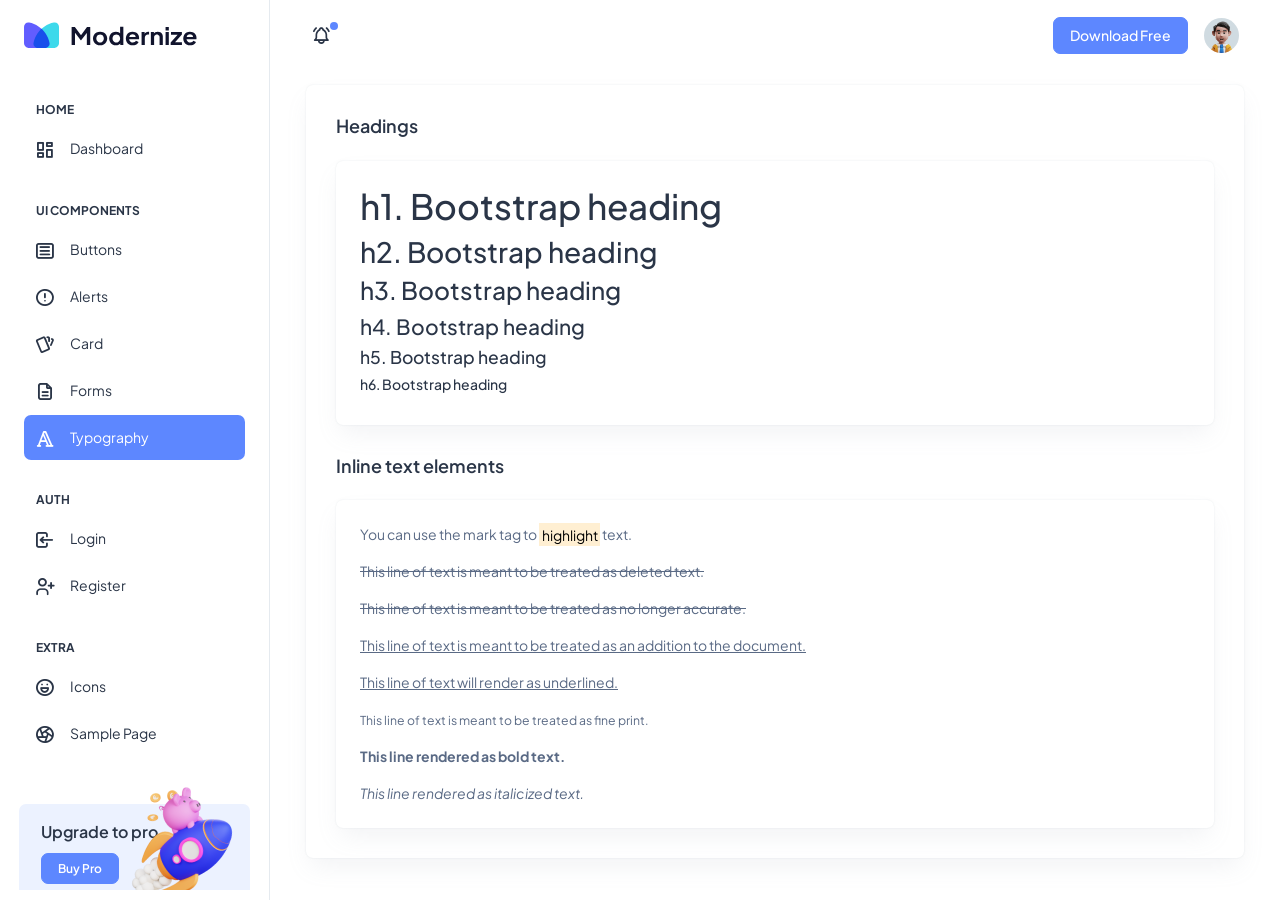
<file: html/ui-typography.html>
<!doctype html>
<html lang="en">

<head>
  <meta charset="utf-8">
  <meta name="viewport" content="width=device-width, initial-scale=1">
  <title>Modernize Free</title>
  <link rel="shortcut icon" type="image/png" href="../assets/images/logos/favicon_library.png" />
  <link rel="stylesheet" href="../assets/css/styles.min.css" />
</head>

<body>
  <!--  Body Wrapper -->
  <div class="page-wrapper" id="main-wrapper" data-layout="vertical" data-navbarbg="skin6" data-sidebartype="full"
    data-sidebar-position="fixed" data-header-position="fixed">
    <!-- Sidebar Start -->
    <aside class="left-sidebar">
      <!-- Sidebar scroll-->
      <div>
        <div class="brand-logo d-flex align-items-center justify-content-between">
          <a href="./index.php" class="text-nowrap logo-img">
            <img src="../assets/images/logos/dark-logo.svg" width="180" alt="" />
          </a>
          <div class="close-btn d-xl-none d-block sidebartoggler cursor-pointer" id="sidebarCollapse">
            <i class="ti ti-x fs-8"></i>
          </div>
        </div>
        <!-- Sidebar navigation-->
        <nav class="sidebar-nav scroll-sidebar" data-simplebar="">
          <ul id="sidebarnav">
            <li class="nav-small-cap">
              <i class="ti ti-dots nav-small-cap-icon fs-4"></i>
              <span class="hide-menu">Home</span>
            </li>
            <li class="sidebar-item">
              <a class="sidebar-link" href="./index.php" aria-expanded="false">
                <span>
                  <i class="ti ti-layout-dashboard"></i>
                </span>
                <span class="hide-menu">Dashboard</span>
              </a>
            </li>
            <li class="nav-small-cap">
              <i class="ti ti-dots nav-small-cap-icon fs-4"></i>
              <span class="hide-menu">UI COMPONENTS</span>
            </li>
            <li class="sidebar-item">
              <a class="sidebar-link" href="./ui-buttons.html" aria-expanded="false">
                <span>
                  <i class="ti ti-article"></i>
                </span>
                <span class="hide-menu">Buttons</span>
              </a>
            </li>
            <li class="sidebar-item">
              <a class="sidebar-link" href="./ui-alerts.html" aria-expanded="false">
                <span>
                  <i class="ti ti-alert-circle"></i>
                </span>
                <span class="hide-menu">Alerts</span>
              </a>
            </li>
            <li class="sidebar-item">
              <a class="sidebar-link" href="./ui-card.html" aria-expanded="false">
                <span>
                  <i class="ti ti-cards"></i>
                </span>
                <span class="hide-menu">Card</span>
              </a>
            </li>
            <li class="sidebar-item">
              <a class="sidebar-link" href="./ui-forms.html" aria-expanded="false">
                <span>
                  <i class="ti ti-file-description"></i>
                </span>
                <span class="hide-menu">Forms</span>
              </a>
            </li>
            <li class="sidebar-item">
              <a class="sidebar-link" href="./ui-typography.html" aria-expanded="false">
                <span>
                  <i class="ti ti-typography"></i>
                </span>
                <span class="hide-menu">Typography</span>
              </a>
            </li>
            <li class="nav-small-cap">
              <i class="ti ti-dots nav-small-cap-icon fs-4"></i>
              <span class="hide-menu">AUTH</span>
            </li>
            <li class="sidebar-item">
              <a class="sidebar-link" href="./authentication-login.html" aria-expanded="false">
                <span>
                  <i class="ti ti-login"></i>
                </span>
                <span class="hide-menu">Login</span>
              </a>
            </li>
            <li class="sidebar-item">
              <a class="sidebar-link" href="./authentication-register.html" aria-expanded="false">
                <span>
                  <i class="ti ti-user-plus"></i>
                </span>
                <span class="hide-menu">Register</span>
              </a>
            </li>
            <li class="nav-small-cap">
              <i class="ti ti-dots nav-small-cap-icon fs-4"></i>
              <span class="hide-menu">EXTRA</span>
            </li>
            <li class="sidebar-item">
              <a class="sidebar-link" href="./icon-tabler.html" aria-expanded="false">
                <span>
                  <i class="ti ti-mood-happy"></i>
                </span>
                <span class="hide-menu">Icons</span>
              </a>
            </li>
            <li class="sidebar-item">
              <a class="sidebar-link" href="./sample-page.html" aria-expanded="false">
                <span>
                  <i class="ti ti-aperture"></i>
                </span>
                <span class="hide-menu">Sample Page</span>
              </a>
            </li>
          </ul>
          <div class="unlimited-access hide-menu bg-light-primary position-relative mb-7 mt-5 rounded">
            <div class="d-flex">
              <div class="unlimited-access-title me-3">
                <h6 class="fw-semibold fs-4 mb-6 text-dark w-85">Upgrade to pro</h6>
                <a href="https://adminmart.com/product/modernize-bootstrap-5-admin-template/" target="_blank"
                  class="btn btn-primary fs-2 fw-semibold lh-sm">Buy Pro</a>
              </div>
              <div class="unlimited-access-img">
                <img src="../assets/images/backgrounds/rocket.png" alt="" class="img-fluid">
              </div>
            </div>
          </div>
        </nav>
        <!-- End Sidebar navigation -->
      </div>
      <!-- End Sidebar scroll-->
    </aside>
    <!--  Sidebar End -->
    <!--  Main wrapper -->
    <div class="body-wrapper">
      <!--  Header Start -->
      <header class="app-header">
        <nav class="navbar navbar-expand-lg navbar-light">
          <ul class="navbar-nav">
            <li class="nav-item d-block d-xl-none">
              <a class="nav-link sidebartoggler nav-icon-hover" id="headerCollapse" href="javascript:void(0)">
                <i class="ti ti-menu-2"></i>
              </a>
            </li>
            <li class="nav-item">
              <a class="nav-link nav-icon-hover" href="javascript:void(0)">
                <i class="ti ti-bell-ringing"></i>
                <div class="notification bg-primary rounded-circle"></div>
              </a>
            </li>
          </ul>
          <div class="navbar-collapse justify-content-end px-0" id="navbarNav">
            <ul class="navbar-nav flex-row ms-auto align-items-center justify-content-end">
              <a href="https://adminmart.com/product/modernize-free-bootstrap-admin-dashboard/" target="_blank"
                class="btn btn-primary">Download Free</a>
              <li class="nav-item dropdown">
                <a class="nav-link nav-icon-hover" href="javascript:void(0)" id="drop2" data-bs-toggle="dropdown"
                  aria-expanded="false">
                  <img src="../assets/images/profile/user-1.jpg" alt="" width="35" height="35" class="rounded-circle">
                </a>
                <div class="dropdown-menu dropdown-menu-end dropdown-menu-animate-up" aria-labelledby="drop2">
                  <div class="message-body">
                    <a href="javascript:void(0)" class="d-flex align-items-center gap-2 dropdown-item">
                      <i class="ti ti-user fs-6"></i>
                      <p class="mb-0 fs-3">My Profile</p>
                    </a>
                    <a href="javascript:void(0)" class="d-flex align-items-center gap-2 dropdown-item">
                      <i class="ti ti-mail fs-6"></i>
                      <p class="mb-0 fs-3">My Account</p>
                    </a>
                    <a href="javascript:void(0)" class="d-flex align-items-center gap-2 dropdown-item">
                      <i class="ti ti-list-check fs-6"></i>
                      <p class="mb-0 fs-3">My Task</p>
                    </a>
                    <a href="./authentication-login.html" class="btn btn-outline-primary mx-3 mt-2 d-block">Logout</a>
                  </div>
                </div>
              </li>
            </ul>
          </div>
        </nav>
      </header>
      <!--  Header End -->
      <div class="container-fluid">
        <div class="container-fluid">
          <div class="card">
            <div class="card-body">
              <h5 class="card-title fw-semibold mb-4">Headings</h5>
              <div class="card">
                <div class="card-body p-4">
                  <h1>h1. Bootstrap heading</h1>
                  <h2>h2. Bootstrap heading</h2>
                  <h3>h3. Bootstrap heading</h3>
                  <h4>h4. Bootstrap heading</h4>
                  <h5>h5. Bootstrap heading</h5>
                  <h6>h6. Bootstrap heading</h6>
                </div>
              </div>
              <h5 class="card-title fw-semibold mb-4">Inline text elements</h5>
              <div class="card mb-0">
                <div class="card-body p-4">
                  <p>You can use the mark tag to <mark>highlight</mark> text.</p>
                  <p><del>This line of text is meant to be treated as deleted text.</del></p>
                  <p><s>This line of text is meant to be treated as no longer accurate.</s></p>
                  <p><ins>This line of text is meant to be treated as an addition to the document.</ins></p>
                  <p><u>This line of text will render as underlined.</u></p>
                  <p><small>This line of text is meant to be treated as fine print.</small></p>
                  <p><strong>This line rendered as bold text.</strong></p>
                  <p class="mb-0"><em>This line rendered as italicized text.</em></p>
                </div>
              </div>
            </div>
          </div>
        </div>
      </div>
    </div>
  </div>
  <script src="../assets/libs/jquery/dist/jquery.min.js"></script>
  <script src="../assets/libs/bootstrap/dist/js/bootstrap.bundle.min.js"></script>
  <script src="../assets/js/sidebarmenu.js"></script>
  <script src="../assets/js/app.min.js"></script>
  <script src="../assets/libs/simplebar/dist/simplebar.js"></script>
</body>

</html>
</file>
